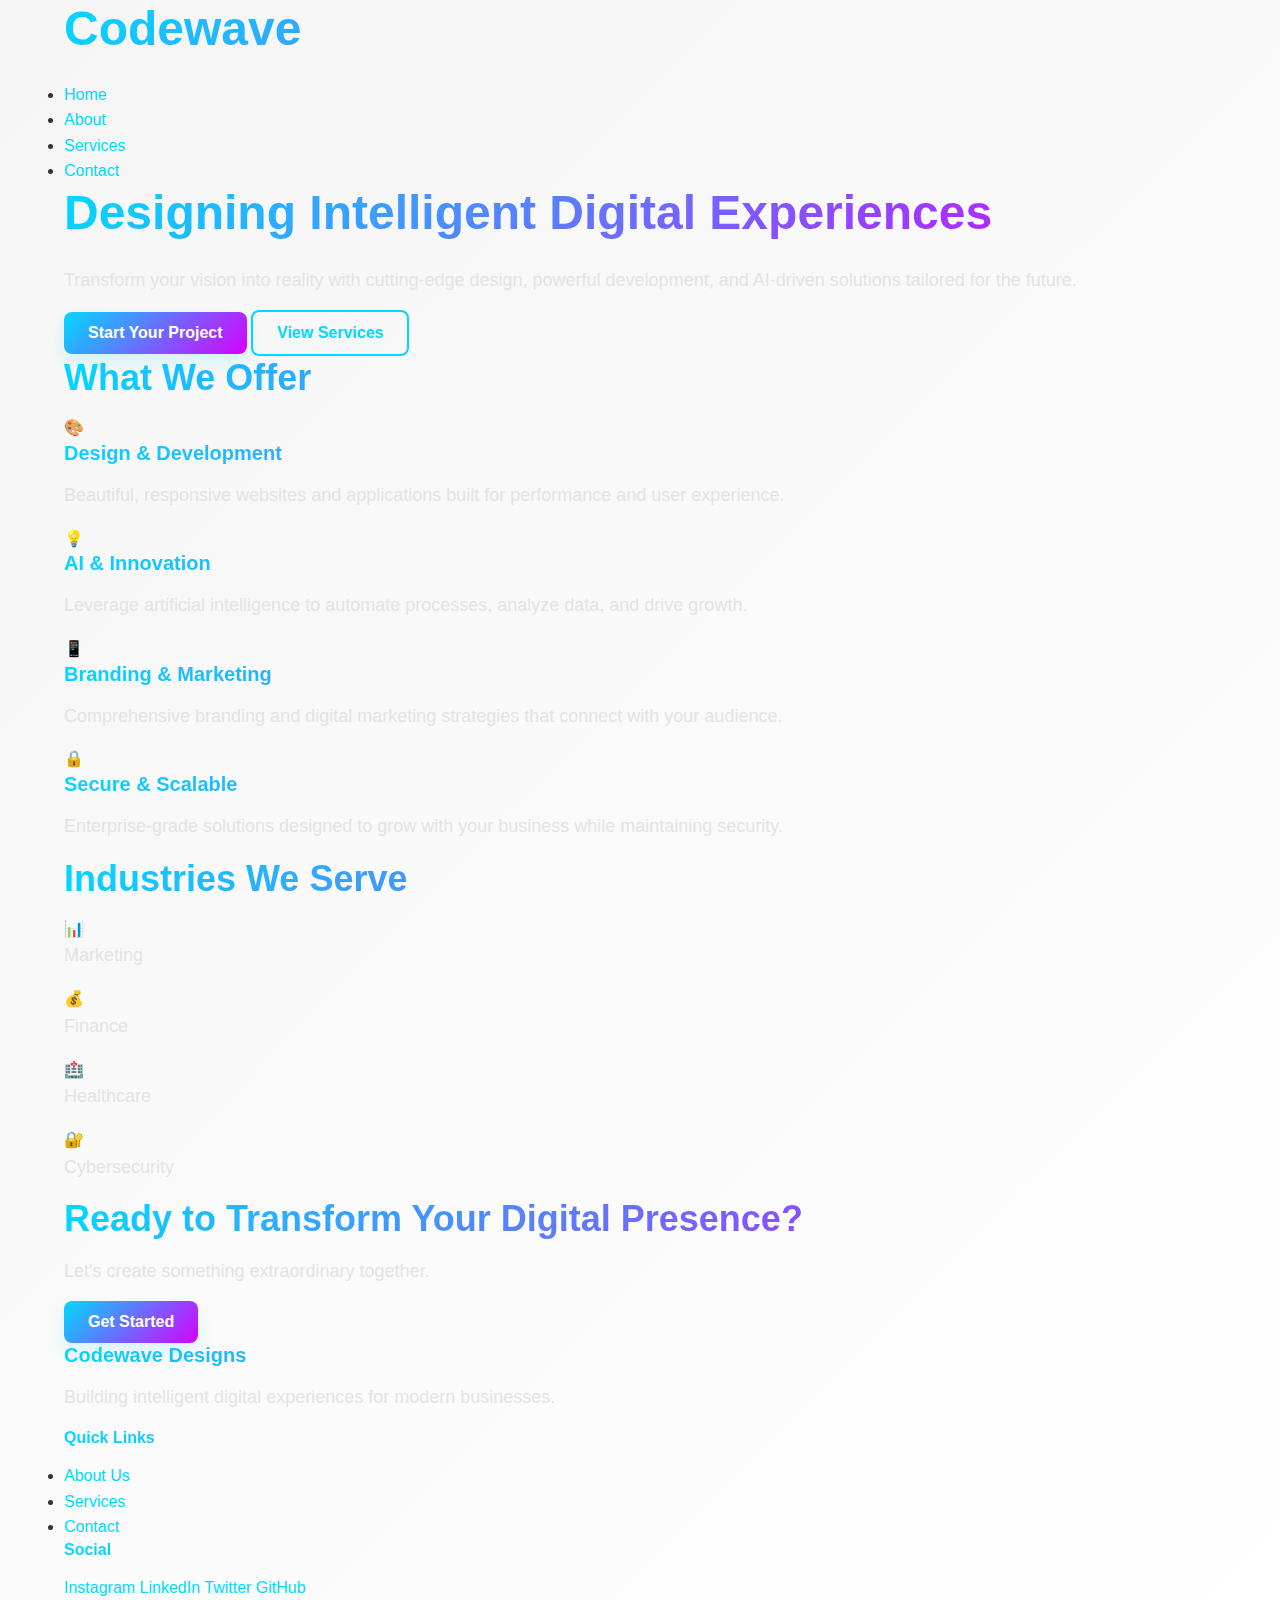
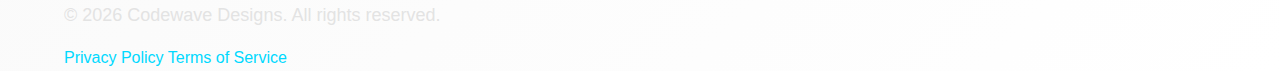
<file: index.html>
<!DOCTYPE html>
<html lang="en">
<head>
    <meta charset="UTF-8">
    <meta name="viewport" content="width=device-width, initial-scale=1.0">
    <meta name="description" content="Codewave Designs - Premium digital design and AI solutions for modern businesses">
    <title>Codewave Designs - Intelligent Digital Experiences</title>
    <link href="https://fonts.googleapis.com/css2?family=Inter:wght@300;400;500;600;700&family=Poppins:wght@600;700;800&display=swap" rel="stylesheet">
    <link rel="stylesheet" href="css/styles.css">
</head>
<body>
    <!-- Navigation -->
    <nav class="navbar">
        <div class="container">
            <div class="nav-brand">
                <h1 class="logo">Codewave</h1>
            </div>
            <ul class="nav-links">
                <li><a href="index.html" class="active">Home</a></li>
                <li><a href="about.html">About</a></li>
                <li><a href="services.html">Services</a></li>
                <li><a href="contact.html">Contact</a></li>
            </ul>
            <div class="hamburger">
                <span></span>
                <span></span>
                <span></span>
            </div>
        </div>
    </nav>

    <!-- Hero Section -->
    <section class="hero">
        <div class="container">
            <div class="hero-content">
                <h1 class="hero-title">Designing Intelligent Digital Experiences</h1>
                <p class="hero-subtitle">Transform your vision into reality with cutting-edge design, powerful development, and AI-driven solutions tailored for the future.</p>
                <div class="hero-ctas">
                    <a href="enquiry.html" class="btn btn-primary">Start Your Project</a>
                    <a href="services.html" class="btn btn-secondary">View Services</a>
                </div>
            </div>
            <div class="hero-accent"></div>
        </div>
    </section>

    <!-- Services Overview -->
    <section class="services-overview">
        <div class="container">
            <h2 class="section-title">What We Offer</h2>
            <div class="services-grid">
                <div class="service-card">
                    <div class="service-icon">🎨</div>
                    <h3>Design & Development</h3>
                    <p>Beautiful, responsive websites and applications built for performance and user experience.</p>
                </div>
                <div class="service-card">
                    <div class="service-icon">💡</div>
                    <h3>AI & Innovation</h3>
                    <p>Leverage artificial intelligence to automate processes, analyze data, and drive growth.</p>
                </div>
                <div class="service-card">
                    <div class="service-icon">📱</div>
                    <h3>Branding & Marketing</h3>
                    <p>Comprehensive branding and digital marketing strategies that connect with your audience.</p>
                </div>
                <div class="service-card">
                    <div class="service-icon">🔒</div>
                    <h3>Secure & Scalable</h3>
                    <p>Enterprise-grade solutions designed to grow with your business while maintaining security.</p>
                </div>
            </div>
        </div>
    </section>

    <!-- Industries -->
    <section class="industries">
        <div class="container">
            <h2 class="section-title">Industries We Serve</h2>
            <div class="industries-grid">
                <div class="industry-item">
                    <span class="industry-icon">📊</span>
                    <p>Marketing</p>
                </div>
                <div class="industry-item">
                    <span class="industry-icon">💰</span>
                    <p>Finance</p>
                </div>
                <div class="industry-item">
                    <span class="industry-icon">🏥</span>
                    <p>Healthcare</p>
                </div>
                <div class="industry-item">
                    <span class="industry-icon">🔐</span>
                    <p>Cybersecurity</p>
                </div>
            </div>
        </div>
    </section>

    <!-- CTA Section -->
    <section class="cta-section">
        <div class="container">
            <h2>Ready to Transform Your Digital Presence?</h2>
            <p>Let's create something extraordinary together.</p>
            <a href="enquiry.html" class="btn btn-primary">Get Started</a>
        </div>
    </section>

    <!-- Footer -->
    <footer class="footer">
        <div class="container">
            <div class="footer-content">
                <div class="footer-section">
                    <h3>Codewave Designs</h3>
                    <p>Building intelligent digital experiences for modern businesses.</p>
                </div>
                <div class="footer-section">
                    <h4>Quick Links</h4>
                    <ul>
                        <li><a href="about.html">About Us</a></li>
                        <li><a href="services.html">Services</a></li>
                        <li><a href="contact.html">Contact</a></li>
                    </ul>
                </div>
                <div class="footer-section">
                    <h4>Social</h4>
                    <div class="social-links">
                        <a href="#" aria-label="Instagram">Instagram</a>
                        <a href="#" aria-label="LinkedIn">LinkedIn</a>
                        <a href="#" aria-label="Twitter">Twitter</a>
                        <a href="#" aria-label="GitHub">GitHub</a>
                    </div>
                </div>
            </div>
            <div class="footer-bottom">
                <p>&copy; 2026 Codewave Designs. All rights reserved.</p>
                <div class="footer-legal">
                    <a href="#">Privacy Policy</a>
                    <a href="#">Terms of Service</a>
                </div>
            </div>
        </div>
    </footer>

    <script src="js/script.js"></script>
</body>
</html>
</file>
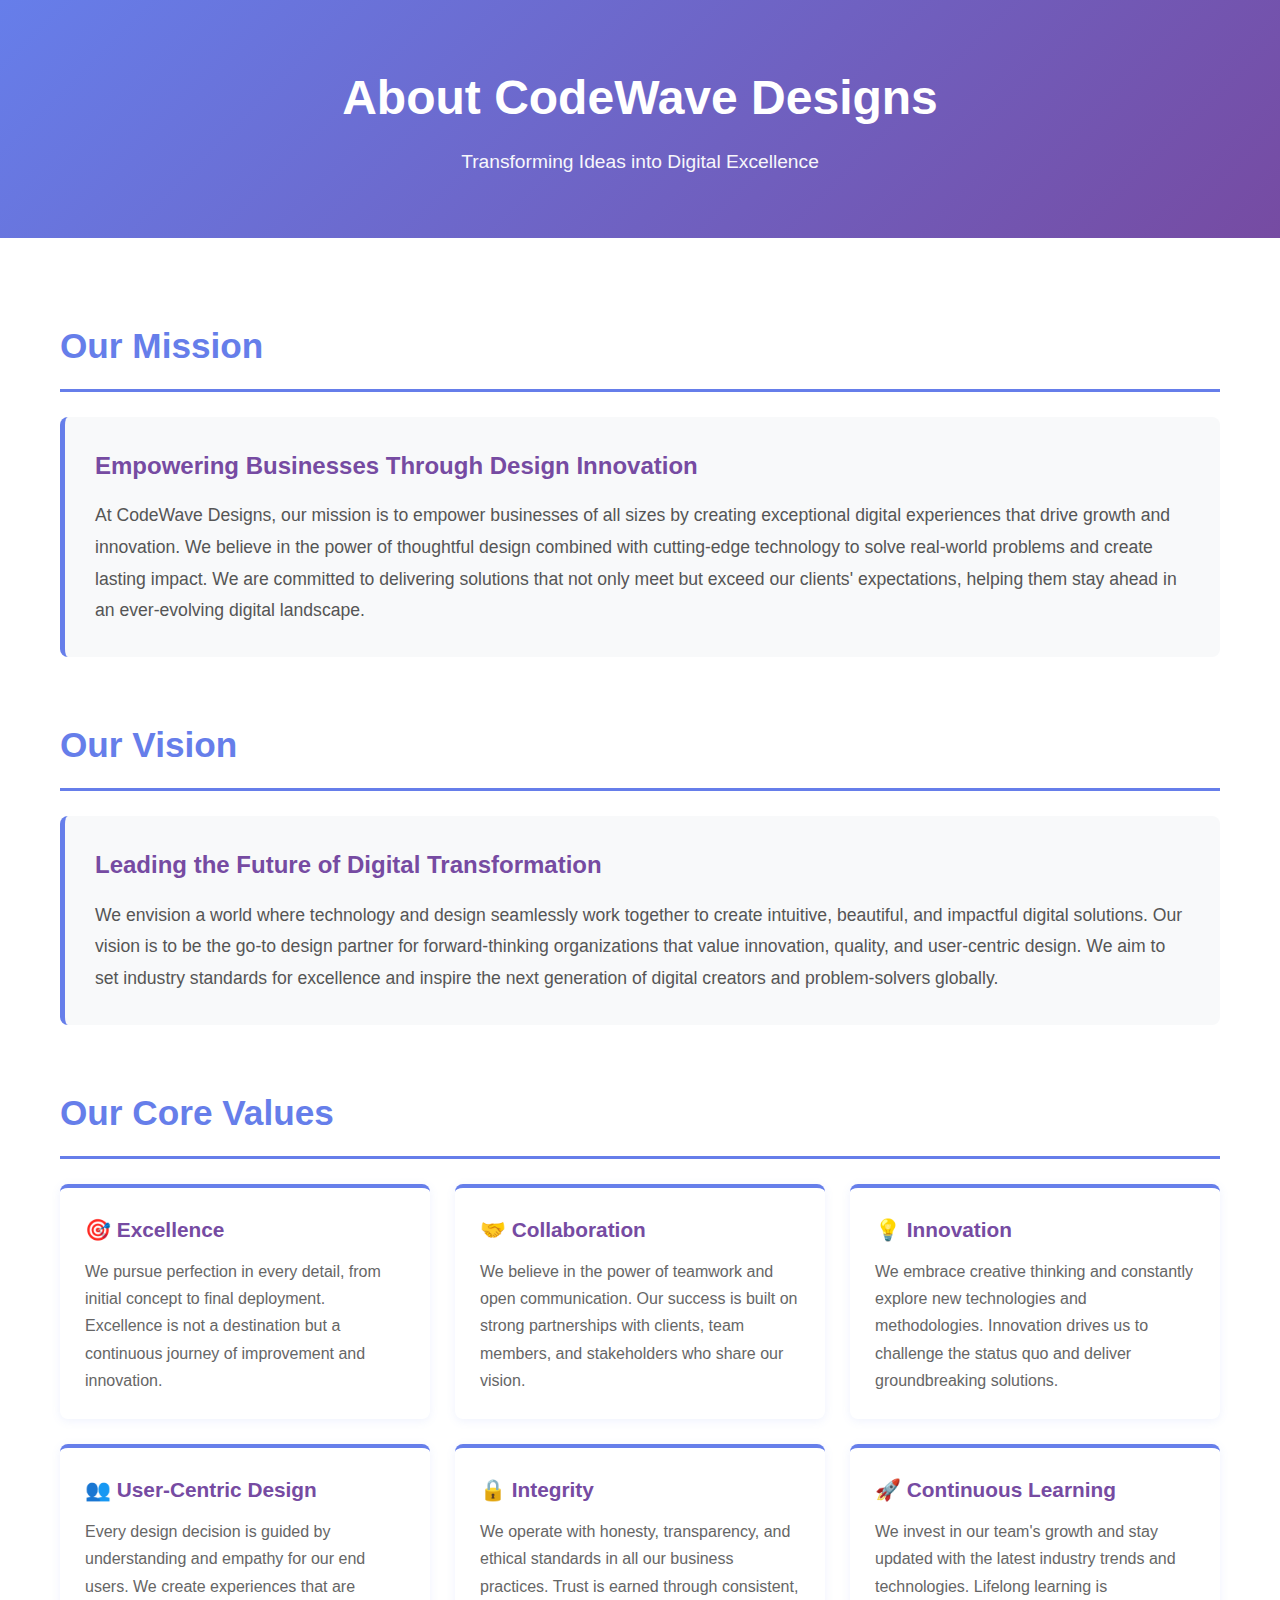
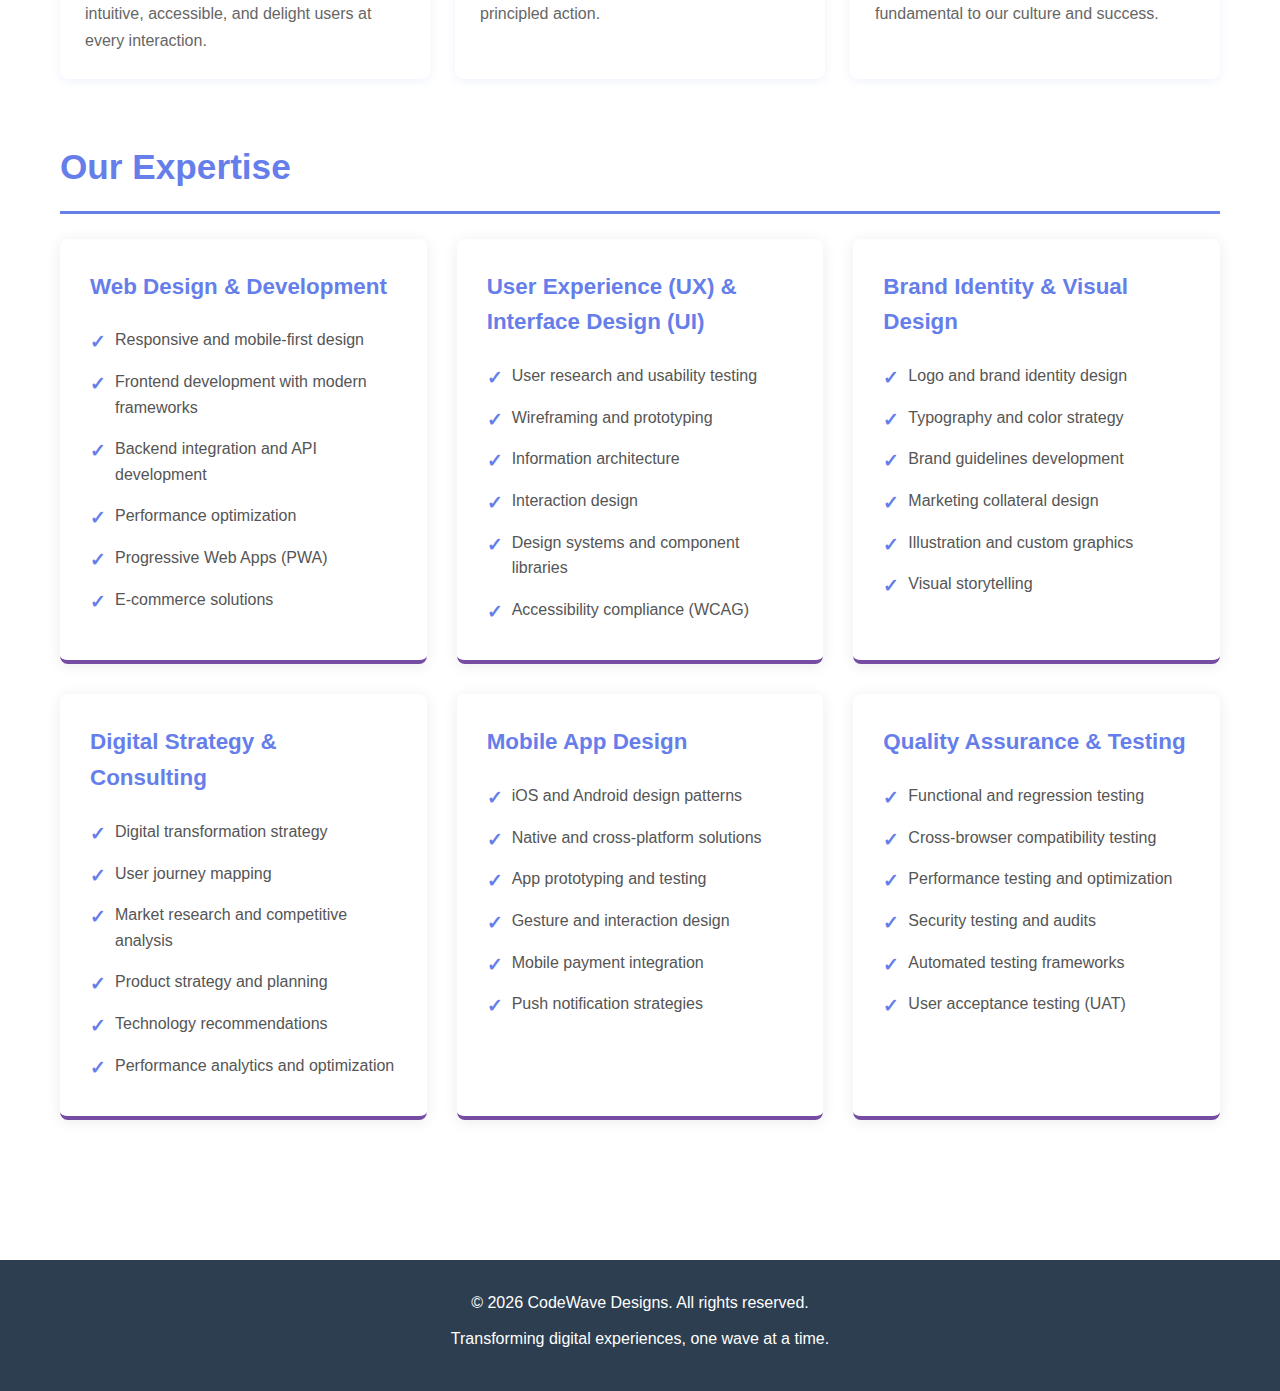
<file: about.html>
<!DOCTYPE html>
<html lang="en">
<head>
    <meta charset="UTF-8">
    <meta name="viewport" content="width=device-width, initial-scale=1.0">
    <title>About Us - CodeWave Designs</title>
    <style>
        * {
            margin: 0;
            padding: 0;
            box-sizing: border-box;
        }
        
        body {
            font-family: 'Segoe UI', Tahoma, Geneva, Verdana, sans-serif;
            line-height: 1.6;
            color: #333;
        }
        
        header {
            background: linear-gradient(135deg, #667eea 0%, #764ba2 100%);
            color: white;
            padding: 60px 20px;
            text-align: center;
        }
        
        header h1 {
            font-size: 3em;
            margin-bottom: 10px;
        }
        
        header p {
            font-size: 1.2em;
            opacity: 0.95;
        }
        
        .container {
            max-width: 1200px;
            margin: 0 auto;
            padding: 20px;
        }
        
        section {
            margin: 60px 0;
        }
        
        section h2 {
            font-size: 2.2em;
            color: #667eea;
            margin-bottom: 25px;
            border-bottom: 3px solid #667eea;
            padding-bottom: 15px;
        }
        
        .mission, .vision, .values {
            background: #f8f9fa;
            padding: 30px;
            border-radius: 8px;
            margin-bottom: 30px;
            border-left: 5px solid #667eea;
        }
        
        .mission h3, .vision h3 {
            font-size: 1.5em;
            color: #764ba2;
            margin-bottom: 15px;
        }
        
        .mission p, .vision p {
            font-size: 1.1em;
            line-height: 1.8;
            color: #555;
        }
        
        .values-grid {
            display: grid;
            grid-template-columns: repeat(auto-fit, minmax(280px, 1fr));
            gap: 25px;
            margin-bottom: 30px;
        }
        
        .value-card {
            background: white;
            padding: 25px;
            border-radius: 8px;
            box-shadow: 0 2px 10px rgba(102, 126, 234, 0.1);
            border-top: 4px solid #667eea;
            transition: transform 0.3s ease, box-shadow 0.3s ease;
        }
        
        .value-card:hover {
            transform: translateY(-5px);
            box-shadow: 0 5px 20px rgba(102, 126, 234, 0.2);
        }
        
        .value-card h4 {
            font-size: 1.3em;
            color: #764ba2;
            margin-bottom: 12px;
        }
        
        .value-card p {
            color: #666;
            line-height: 1.7;
        }
        
        .expertise-grid {
            display: grid;
            grid-template-columns: repeat(auto-fit, minmax(300px, 1fr));
            gap: 30px;
        }
        
        .expertise-item {
            background: white;
            padding: 30px;
            border-radius: 8px;
            box-shadow: 0 2px 15px rgba(0, 0, 0, 0.08);
            border-bottom: 4px solid #764ba2;
        }
        
        .expertise-item h3 {
            font-size: 1.4em;
            color: #667eea;
            margin-bottom: 15px;
        }
        
        .expertise-item ul {
            list-style: none;
            margin-left: 0;
        }
        
        .expertise-item li {
            padding: 8px 0;
            padding-left: 25px;
            position: relative;
            color: #555;
        }
        
        .expertise-item li:before {
            content: "✓";
            position: absolute;
            left: 0;
            color: #667eea;
            font-weight: bold;
            font-size: 1.2em;
        }
        
        footer {
            background: #2c3e50;
            color: white;
            text-align: center;
            padding: 30px 20px;
            margin-top: 60px;
        }
        
        footer p {
            margin-bottom: 10px;
        }
        
        @media (max-width: 768px) {
            header h1 {
                font-size: 2em;
            }
            
            section h2 {
                font-size: 1.8em;
            }
            
            .values-grid, .expertise-grid {
                grid-template-columns: 1fr;
            }
        }
    </style>
</head>
<body>
    <header>
        <h1>About CodeWave Designs</h1>
        <p>Transforming Ideas into Digital Excellence</p>
    </header>
    
    <div class="container">
        <!-- Mission Section -->
        <section class="mission-section">
            <h2>Our Mission</h2>
            <div class="mission">
                <h3>Empowering Businesses Through Design Innovation</h3>
                <p>
                    At CodeWave Designs, our mission is to empower businesses of all sizes by creating exceptional 
                    digital experiences that drive growth and innovation. We believe in the power of thoughtful design 
                    combined with cutting-edge technology to solve real-world problems and create lasting impact. 
                    We are committed to delivering solutions that not only meet but exceed our clients' expectations, 
                    helping them stay ahead in an ever-evolving digital landscape.
                </p>
            </div>
        </section>
        
        <!-- Vision Section -->
        <section class="vision-section">
            <h2>Our Vision</h2>
            <div class="vision">
                <h3>Leading the Future of Digital Transformation</h3>
                <p>
                    We envision a world where technology and design seamlessly work together to create intuitive, 
                    beautiful, and impactful digital solutions. Our vision is to be the go-to design partner for 
                    forward-thinking organizations that value innovation, quality, and user-centric design. 
                    We aim to set industry standards for excellence and inspire the next generation of digital creators 
                    and problem-solvers globally.
                </p>
            </div>
        </section>
        
        <!-- Values Section -->
        <section class="values-section">
            <h2>Our Core Values</h2>
            <div class="values-grid">
                <div class="value-card">
                    <h4>🎯 Excellence</h4>
                    <p>
                        We pursue perfection in every detail, from initial concept to final deployment. 
                        Excellence is not a destination but a continuous journey of improvement and innovation.
                    </p>
                </div>
                
                <div class="value-card">
                    <h4>🤝 Collaboration</h4>
                    <p>
                        We believe in the power of teamwork and open communication. Our success is built on 
                        strong partnerships with clients, team members, and stakeholders who share our vision.
                    </p>
                </div>
                
                <div class="value-card">
                    <h4>💡 Innovation</h4>
                    <p>
                        We embrace creative thinking and constantly explore new technologies and methodologies. 
                        Innovation drives us to challenge the status quo and deliver groundbreaking solutions.
                    </p>
                </div>
                
                <div class="value-card">
                    <h4>👥 User-Centric Design</h4>
                    <p>
                        Every design decision is guided by understanding and empathy for our end users. 
                        We create experiences that are intuitive, accessible, and delight users at every interaction.
                    </p>
                </div>
                
                <div class="value-card">
                    <h4>🔒 Integrity</h4>
                    <p>
                        We operate with honesty, transparency, and ethical standards in all our business practices. 
                        Trust is earned through consistent, principled action.
                    </p>
                </div>
                
                <div class="value-card">
                    <h4>🚀 Continuous Learning</h4>
                    <p>
                        We invest in our team's growth and stay updated with the latest industry trends and technologies. 
                        Lifelong learning is fundamental to our culture and success.
                    </p>
                </div>
            </div>
        </section>
        
        <!-- Expertise Section -->
        <section class="expertise-section">
            <h2>Our Expertise</h2>
            <div class="expertise-grid">
                <div class="expertise-item">
                    <h3>Web Design & Development</h3>
                    <ul>
                        <li>Responsive and mobile-first design</li>
                        <li>Frontend development with modern frameworks</li>
                        <li>Backend integration and API development</li>
                        <li>Performance optimization</li>
                        <li>Progressive Web Apps (PWA)</li>
                        <li>E-commerce solutions</li>
                    </ul>
                </div>
                
                <div class="expertise-item">
                    <h3>User Experience (UX) & Interface Design (UI)</h3>
                    <ul>
                        <li>User research and usability testing</li>
                        <li>Wireframing and prototyping</li>
                        <li>Information architecture</li>
                        <li>Interaction design</li>
                        <li>Design systems and component libraries</li>
                        <li>Accessibility compliance (WCAG)</li>
                    </ul>
                </div>
                
                <div class="expertise-item">
                    <h3>Brand Identity & Visual Design</h3>
                    <ul>
                        <li>Logo and brand identity design</li>
                        <li>Typography and color strategy</li>
                        <li>Brand guidelines development</li>
                        <li>Marketing collateral design</li>
                        <li>Illustration and custom graphics</li>
                        <li>Visual storytelling</li>
                    </ul>
                </div>
                
                <div class="expertise-item">
                    <h3>Digital Strategy & Consulting</h3>
                    <ul>
                        <li>Digital transformation strategy</li>
                        <li>User journey mapping</li>
                        <li>Market research and competitive analysis</li>
                        <li>Product strategy and planning</li>
                        <li>Technology recommendations</li>
                        <li>Performance analytics and optimization</li>
                    </ul>
                </div>
                
                <div class="expertise-item">
                    <h3>Mobile App Design</h3>
                    <ul>
                        <li>iOS and Android design patterns</li>
                        <li>Native and cross-platform solutions</li>
                        <li>App prototyping and testing</li>
                        <li>Gesture and interaction design</li>
                        <li>Mobile payment integration</li>
                        <li>Push notification strategies</li>
                    </ul>
                </div>
                
                <div class="expertise-item">
                    <h3>Quality Assurance & Testing</h3>
                    <ul>
                        <li>Functional and regression testing</li>
                        <li>Cross-browser compatibility testing</li>
                        <li>Performance testing and optimization</li>
                        <li>Security testing and audits</li>
                        <li>Automated testing frameworks</li>
                        <li>User acceptance testing (UAT)</li>
                    </ul>
                </div>
            </div>
        </section>
    </div>
    
    <footer>
        <p>&copy; 2026 CodeWave Designs. All rights reserved.</p>
        <p>Transforming digital experiences, one wave at a time.</p>
    </footer>
</body>
</html>
</file>
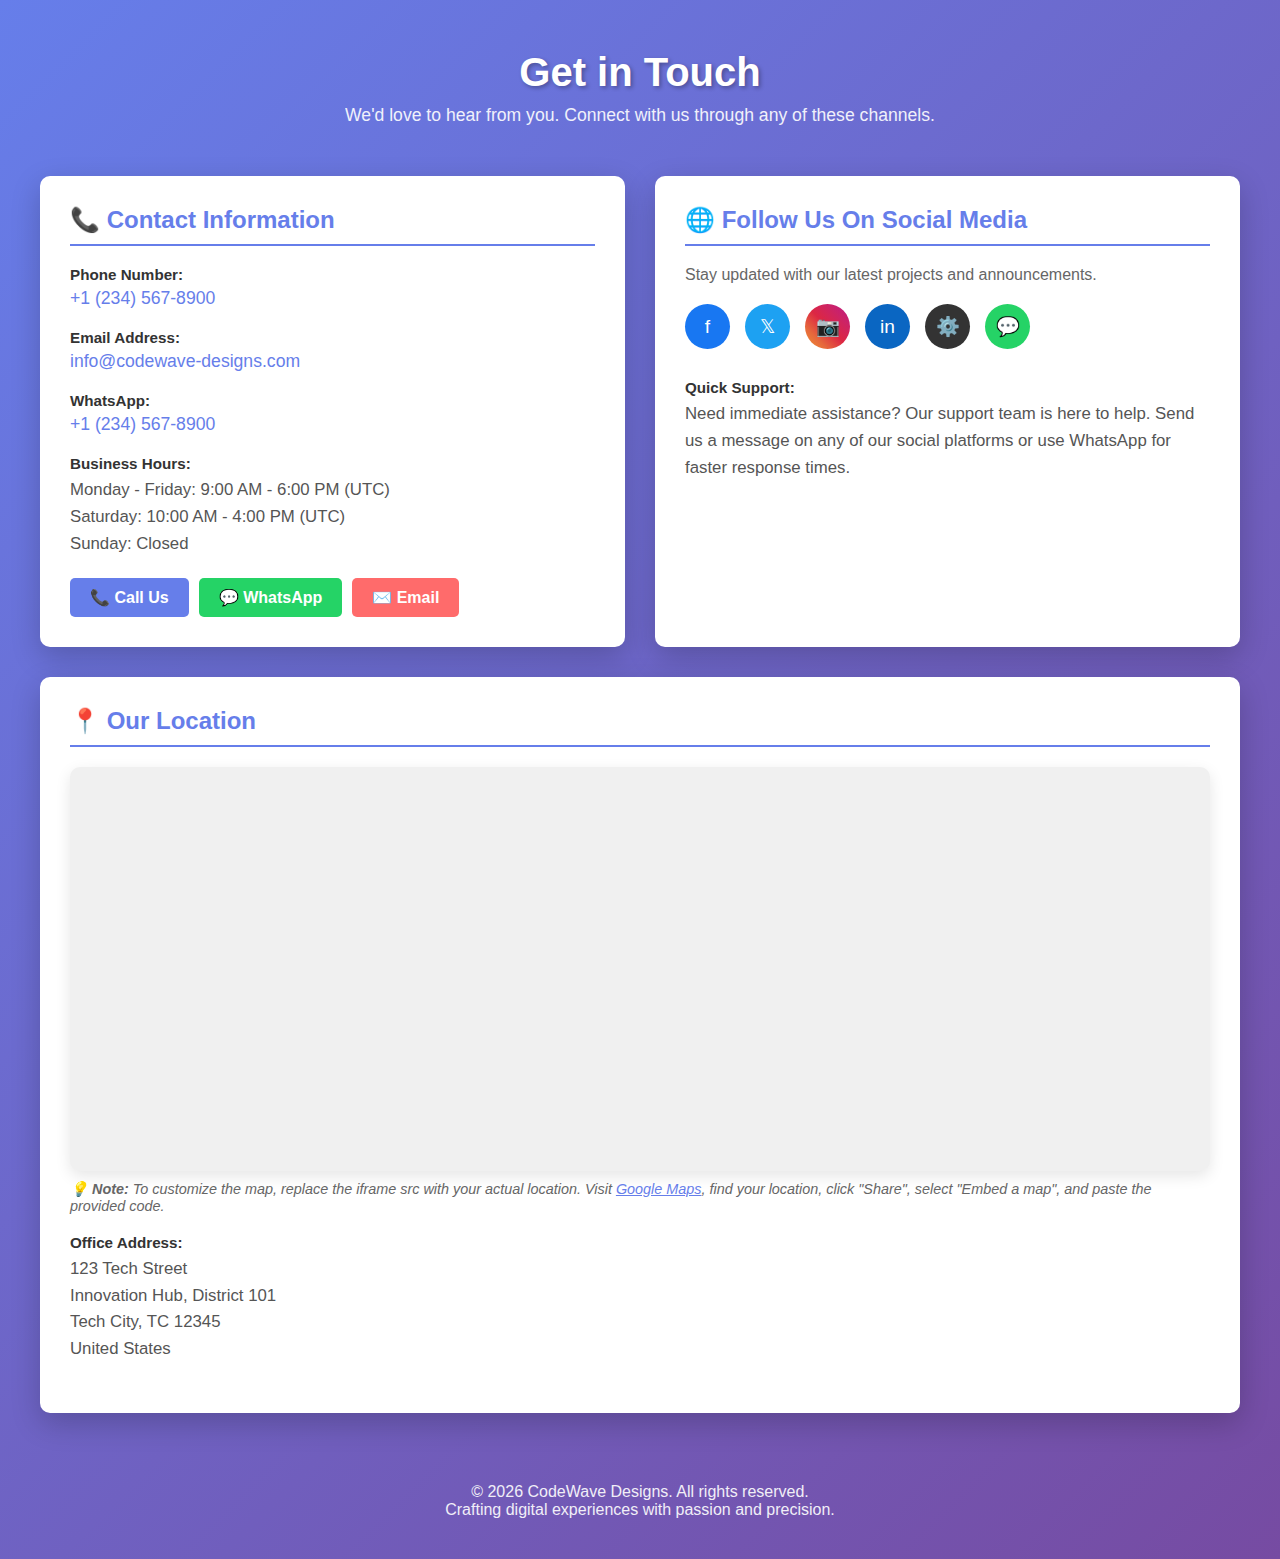
<file: contact.html>
<!DOCTYPE html>
<html lang="en">
<head>
    <meta charset="UTF-8">
    <meta name="viewport" content="width=device-width, initial-scale=1.0">
    <title>Contact Us - CodeWave Designs</title>
    <style>
        * {
            margin: 0;
            padding: 0;
            box-sizing: border-box;
        }

        body {
            font-family: 'Segoe UI', Tahoma, Geneva, Verdana, sans-serif;
            background: linear-gradient(135deg, #667eea 0%, #764ba2 100%);
            min-height: 100vh;
            padding: 20px;
        }

        .container {
            max-width: 1200px;
            margin: 0 auto;
        }

        header {
            text-align: center;
            color: white;
            margin-bottom: 50px;
            padding-top: 30px;
        }

        header h1 {
            font-size: 2.5em;
            margin-bottom: 10px;
            text-shadow: 2px 2px 4px rgba(0,0,0,0.3);
        }

        header p {
            font-size: 1.1em;
            opacity: 0.9;
        }

        .contact-wrapper {
            display: grid;
            grid-template-columns: 1fr 1fr;
            gap: 30px;
            margin-bottom: 40px;
        }

        .contact-card {
            background: white;
            border-radius: 10px;
            padding: 30px;
            box-shadow: 0 10px 30px rgba(0,0,0,0.2);
            transition: transform 0.3s ease, box-shadow 0.3s ease;
        }

        .contact-card:hover {
            transform: translateY(-5px);
            box-shadow: 0 15px 40px rgba(0,0,0,0.3);
        }

        .contact-card h2 {
            color: #667eea;
            margin-bottom: 20px;
            font-size: 1.5em;
            border-bottom: 2px solid #667eea;
            padding-bottom: 10px;
        }

        .contact-info {
            margin-bottom: 20px;
        }

        .contact-info label {
            display: block;
            color: #333;
            font-weight: 600;
            margin-bottom: 5px;
            font-size: 0.95em;
        }

        .contact-info a {
            display: inline-block;
            color: #667eea;
            text-decoration: none;
            font-size: 1.1em;
            transition: color 0.3s ease;
            word-break: break-all;
        }

        .contact-info a:hover {
            color: #764ba2;
            text-decoration: underline;
        }

        .contact-info p {
            color: #555;
            font-size: 1.05em;
            line-height: 1.6;
        }

        .social-links {
            display: flex;
            gap: 15px;
            margin-top: 20px;
            flex-wrap: wrap;
        }

        .social-icon {
            display: inline-flex;
            align-items: center;
            justify-content: center;
            width: 45px;
            height: 45px;
            border-radius: 50%;
            background: #667eea;
            color: white;
            text-decoration: none;
            font-size: 1.2em;
            transition: background 0.3s ease, transform 0.3s ease;
        }

        .social-icon:hover {
            background: #764ba2;
            transform: scale(1.1);
        }

        .social-icon.facebook {
            background: #1877f2;
        }

        .social-icon.facebook:hover {
            background: #165ec9;
        }

        .social-icon.twitter {
            background: #1da1f2;
        }

        .social-icon.twitter:hover {
            background: #1a8cd8;
        }

        .social-icon.instagram {
            background: linear-gradient(45deg, #f09433 0%, #e6683c 25%, #dc2743 50%, #cc2366 75%, #bc1888 100%);
        }

        .social-icon.instagram:hover {
            filter: brightness(0.9);
        }

        .social-icon.linkedin {
            background: #0a66c2;
        }

        .social-icon.linkedin:hover {
            background: #084b94;
        }

        .social-icon.github {
            background: #333;
        }

        .social-icon.github:hover {
            background: #000;
        }

        .social-icon.whatsapp {
            background: #25d366;
        }

        .social-icon.whatsapp:hover {
            background: #20ba5f;
        }

        .map-section {
            background: white;
            border-radius: 10px;
            padding: 30px;
            box-shadow: 0 10px 30px rgba(0,0,0,0.2);
            grid-column: 1 / -1;
        }

        .map-section h2 {
            color: #667eea;
            margin-bottom: 20px;
            font-size: 1.5em;
            border-bottom: 2px solid #667eea;
            padding-bottom: 10px;
        }

        .map-container {
            border-radius: 10px;
            overflow: hidden;
            box-shadow: 0 5px 15px rgba(0,0,0,0.1);
            background: #f0f0f0;
            min-height: 400px;
        }

        .map-container iframe {
            width: 100%;
            height: 400px;
            border: none;
        }

        .map-note {
            color: #666;
            font-style: italic;
            margin-top: 10px;
            font-size: 0.9em;
        }

        @media (max-width: 768px) {
            .contact-wrapper {
                grid-template-columns: 1fr;
            }

            header h1 {
                font-size: 2em;
            }

            .contact-card {
                padding: 20px;
            }

            .map-container iframe {
                height: 300px;
            }
        }

        .button-group {
            display: flex;
            gap: 10px;
            margin-top: 20px;
            flex-wrap: wrap;
        }

        .btn {
            display: inline-flex;
            align-items: center;
            gap: 8px;
            padding: 10px 20px;
            border-radius: 5px;
            text-decoration: none;
            font-weight: 600;
            transition: all 0.3s ease;
            border: none;
            cursor: pointer;
        }

        .btn-call {
            background: #667eea;
            color: white;
        }

        .btn-call:hover {
            background: #764ba2;
        }

        .btn-whatsapp {
            background: #25d366;
            color: white;
        }

        .btn-whatsapp:hover {
            background: #20ba5f;
        }

        .btn-email {
            background: #ff6b6b;
            color: white;
        }

        .btn-email:hover {
            background: #ff5252;
        }

        footer {
            text-align: center;
            color: white;
            margin-top: 50px;
            padding: 20px;
            opacity: 0.9;
        }
    </style>
</head>
<body>
    <div class="container">
        <header>
            <h1>Get in Touch</h1>
            <p>We'd love to hear from you. Connect with us through any of these channels.</p>
        </header>

        <div class="contact-wrapper">
            <!-- Contact Information Card -->
            <div class="contact-card">
                <h2>📞 Contact Information</h2>
                
                <div class="contact-info">
                    <label>Phone Number:</label>
                    <a href="tel:+1234567890">+1 (234) 567-8900</a>
                </div>

                <div class="contact-info">
                    <label>Email Address:</label>
                    <a href="mailto:info@codewave-designs.com">info@codewave-designs.com</a>
                </div>

                <div class="contact-info">
                    <label>WhatsApp:</label>
                    <a href="https://wa.me/1234567890?text=Hello%20CodeWave%20Designs" target="_blank">+1 (234) 567-8900</a>
                </div>

                <div class="contact-info">
                    <label>Business Hours:</label>
                    <p>Monday - Friday: 9:00 AM - 6:00 PM (UTC)</p>
                    <p>Saturday: 10:00 AM - 4:00 PM (UTC)</p>
                    <p>Sunday: Closed</p>
                </div>

                <div class="button-group">
                    <a href="tel:+1234567890" class="btn btn-call">📞 Call Us</a>
                    <a href="https://wa.me/1234567890?text=Hello%20CodeWave%20Designs" target="_blank" class="btn btn-whatsapp">💬 WhatsApp</a>
                    <a href="mailto:info@codewave-designs.com" class="btn btn-email">✉️ Email</a>
                </div>
            </div>

            <!-- Social Media Links Card -->
            <div class="contact-card">
                <h2>🌐 Follow Us On Social Media</h2>
                
                <p style="color: #666; margin-bottom: 20px;">Stay updated with our latest projects and announcements.</p>

                <div class="social-links">
                    <a href="https://facebook.com/codewave-designs" target="_blank" class="social-icon facebook" title="Facebook">
                        f
                    </a>
                    <a href="https://twitter.com/codewave_designs" target="_blank" class="social-icon twitter" title="Twitter">
                        𝕏
                    </a>
                    <a href="https://instagram.com/codewave_designs" target="_blank" class="social-icon instagram" title="Instagram">
                        📷
                    </a>
                    <a href="https://linkedin.com/company/codewave-designs" target="_blank" class="social-icon linkedin" title="LinkedIn">
                        in
                    </a>
                    <a href="https://github.com/codewave-designs" target="_blank" class="social-icon github" title="GitHub">
                        ⚙️
                    </a>
                    <a href="https://wa.me/1234567890?text=Hello%20CodeWave%20Designs" target="_blank" class="social-icon whatsapp" title="WhatsApp">
                        💬
                    </a>
                </div>

                <div class="contact-info" style="margin-top: 30px;">
                    <label>Quick Support:</label>
                    <p>Need immediate assistance? Our support team is here to help. Send us a message on any of our social platforms or use WhatsApp for faster response times.</p>
                </div>
            </div>

            <!-- Google Map Section -->
            <div class="map-section">
                <h2>📍 Our Location</h2>
                
                <div class="map-container">
                    <!-- Replace the coordinates and map details with your actual location -->
                    <iframe src="https://www.google.com/maps/embed?pb=!1m18!1m12!1m3!1d3024.1234567890!2d-74.0060!3d40.7128!2m3!1f0!2f0!3f0!3m2!1i1024!2i768!4f13.1!3m3!1m2!1s0x89c25a2d7f3c1d23%3A0x1234567890abcdef!2sCodeWave%20Designs!5e0!3m2!1sen!2sus!4v1234567890123" allowfullscreen="" loading="lazy" referrerpolicy="no-referrer-when-downgrade"></iframe>
                </div>
                
                <p class="map-note">
                    💡 <strong>Note:</strong> To customize the map, replace the iframe src with your actual location. Visit <a href="https://www.google.com/maps" target="_blank" style="color: #667eea; text-decoration: underline;">Google Maps</a>, find your location, click "Share", select "Embed a map", and paste the provided code.
                </p>

                <div class="contact-info" style="margin-top: 20px;">
                    <label>Office Address:</label>
                    <p>123 Tech Street<br>Innovation Hub, District 101<br>Tech City, TC 12345<br>United States</p>
                </div>
            </div>
        </div>

        <footer>
            <p>&copy; 2026 CodeWave Designs. All rights reserved.</p>
            <p>Crafting digital experiences with passion and precision.</p>
        </footer>
    </div>
</body>
</html>
</file>
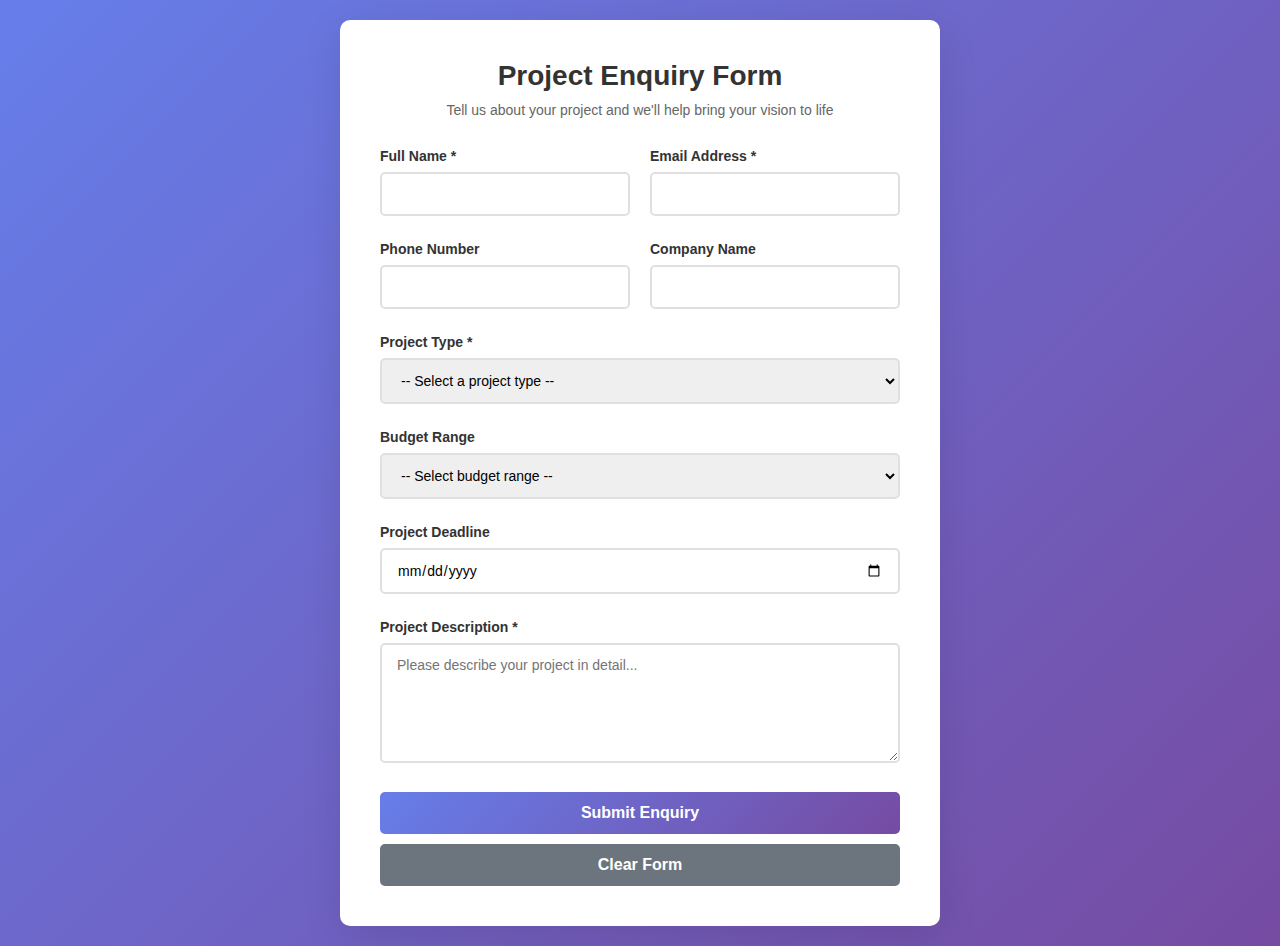
<file: enquiry.html>
<!DOCTYPE html>
<html lang="en">
<head>
    <meta charset="UTF-8">
    <meta name="viewport" content="width=device-width, initial-scale=1.0">
    <title>Project Enquiry Form - CodeWave Designs</title>
    <style>
        * {
            margin: 0;
            padding: 0;
            box-sizing: border-box;
        }

        body {
            font-family: 'Segoe UI', Tahoma, Geneva, Verdana, sans-serif;
            background: linear-gradient(135deg, #667eea 0%, #764ba2 100%);
            min-height: 100vh;
            display: flex;
            align-items: center;
            justify-content: center;
            padding: 20px;
        }

        .container {
            background: white;
            border-radius: 10px;
            box-shadow: 0 10px 40px rgba(0, 0, 0, 0.1);
            max-width: 600px;
            width: 100%;
            padding: 40px;
        }

        .header {
            text-align: center;
            margin-bottom: 30px;
        }

        .header h1 {
            color: #333;
            font-size: 28px;
            margin-bottom: 10px;
        }

        .header p {
            color: #666;
            font-size: 14px;
        }

        .form-group {
            margin-bottom: 25px;
        }

        label {
            display: block;
            color: #333;
            font-weight: 600;
            margin-bottom: 8px;
            font-size: 14px;
        }

        input[type="text"],
        input[type="email"],
        input[type="tel"],
        input[type="date"],
        select,
        textarea {
            width: 100%;
            padding: 12px 15px;
            border: 2px solid #e0e0e0;
            border-radius: 5px;
            font-family: 'Segoe UI', Tahoma, Geneva, Verdana, sans-serif;
            font-size: 14px;
            transition: border-color 0.3s ease;
        }

        input[type="text"]:focus,
        input[type="email"]:focus,
        input[type="tel"]:focus,
        input[type="date"]:focus,
        select:focus,
        textarea:focus {
            outline: none;
            border-color: #667eea;
            box-shadow: 0 0 0 3px rgba(102, 126, 234, 0.1);
        }

        textarea {
            resize: vertical;
            min-height: 120px;
        }

        .form-row {
            display: grid;
            grid-template-columns: 1fr 1fr;
            gap: 20px;
        }

        @media (max-width: 600px) {
            .form-row {
                grid-template-columns: 1fr;
            }
        }

        .error {
            color: #e74c3c;
            font-size: 12px;
            margin-top: 5px;
            display: none;
        }

        input.invalid,
        textarea.invalid,
        select.invalid {
            border-color: #e74c3c;
        }

        .error.show {
            display: block;
        }

        button {
            width: 100%;
            padding: 12px;
            background: linear-gradient(135deg, #667eea 0%, #764ba2 100%);
            color: white;
            border: none;
            border-radius: 5px;
            font-size: 16px;
            font-weight: 600;
            cursor: pointer;
            transition: transform 0.2s ease, box-shadow 0.2s ease;
        }

        button:hover {
            transform: translateY(-2px);
            box-shadow: 0 10px 20px rgba(102, 126, 234, 0.3);
        }

        button:active {
            transform: translateY(0);
        }

        button:disabled {
            opacity: 0.7;
            cursor: not-allowed;
        }

        /* Success Message Styles */
        .success-message {
            display: none;
            padding: 20px;
            background: #d4edda;
            border: 2px solid #28a745;
            border-radius: 5px;
            margin-bottom: 20px;
            text-align: center;
            animation: slideDown 0.3s ease;
        }

        .success-message.show {
            display: block;
        }

        .success-message h2 {
            color: #155724;
            font-size: 20px;
            margin-bottom: 10px;
        }

        .success-message p {
            color: #155724;
            font-size: 14px;
        }

        .success-icon {
            font-size: 40px;
            margin-bottom: 10px;
        }

        @keyframes slideDown {
            from {
                opacity: 0;
                transform: translateY(-10px);
            }
            to {
                opacity: 1;
                transform: translateY(0);
            }
        }

        .form-wrapper {
            display: block;
        }

        .form-wrapper.hide {
            display: none;
        }

        .reset-btn {
            background: #6c757d;
            margin-top: 10px;
        }

        .reset-btn:hover {
            box-shadow: 0 10px 20px rgba(108, 117, 125, 0.3);
        }
    </style>
</head>
<body>
    <div class="container">
        <div class="success-message" id="successMessage">
            <div class="success-icon">✓</div>
            <h2>Thank You!</h2>
            <p>Your enquiry has been submitted successfully. We'll get back to you shortly.</p>
        </div>

        <div class="form-wrapper" id="formWrapper">
            <div class="header">
                <h1>Project Enquiry Form</h1>
                <p>Tell us about your project and we'll help bring your vision to life</p>
            </div>

            <form id="enquiryForm" novalidate>
                <div class="form-row">
                    <div class="form-group">
                        <label for="fullName">Full Name *</label>
                        <input type="text" id="fullName" name="fullName" required>
                        <div class="error" id="fullNameError"></div>
                    </div>
                    <div class="form-group">
                        <label for="email">Email Address *</label>
                        <input type="email" id="email" name="email" required>
                        <div class="error" id="emailError"></div>
                    </div>
                </div>

                <div class="form-row">
                    <div class="form-group">
                        <label for="phone">Phone Number</label>
                        <input type="tel" id="phone" name="phone">
                        <div class="error" id="phoneError"></div>
                    </div>
                    <div class="form-group">
                        <label for="company">Company Name</label>
                        <input type="text" id="company" name="company">
                    </div>
                </div>

                <div class="form-group">
                    <label for="projectType">Project Type *</label>
                    <select id="projectType" name="projectType" required>
                        <option value="">-- Select a project type --</option>
                        <option value="web-design">Web Design</option>
                        <option value="web-development">Web Development</option>
                        <option value="mobile-app">Mobile App Development</option>
                        <option value="graphic-design">Graphic Design</option>
                        <option value="branding">Branding</option>
                        <option value="ui-ux">UI/UX Design</option>
                        <option value="other">Other</option>
                    </select>
                    <div class="error" id="projectTypeError"></div>
                </div>

                <div class="form-group">
                    <label for="budget">Budget Range</label>
                    <select id="budget" name="budget">
                        <option value="">-- Select budget range --</option>
                        <option value="under-5k">Under $5,000</option>
                        <option value="5k-10k">$5,000 - $10,000</option>
                        <option value="10k-25k">$10,000 - $25,000</option>
                        <option value="25k-50k">$25,000 - $50,000</option>
                        <option value="above-50k">Above $50,000</option>
                    </select>
                </div>

                <div class="form-group">
                    <label for="projectDeadline">Project Deadline</label>
                    <input type="date" id="projectDeadline" name="projectDeadline">
                    <div class="error" id="deadlineError"></div>
                </div>

                <div class="form-group">
                    <label for="projectDescription">Project Description *</label>
                    <textarea id="projectDescription" name="projectDescription" placeholder="Please describe your project in detail..." required></textarea>
                    <div class="error" id="descriptionError"></div>
                </div>

                <button type="submit">Submit Enquiry</button>
                <button type="reset" class="reset-btn">Clear Form</button>
            </form>
        </div>
    </div>

    <script>
        const form = document.getElementById('enquiryForm');
        const successMessage = document.getElementById('successMessage');
        const formWrapper = document.getElementById('formWrapper');

        // Validation rules
        const validationRules = {
            fullName: {
                required: true,
                minLength: 2,
                pattern: /^[a-zA-Z\s]*$/,
                errorMessages: {
                    required: 'Full name is required',
                    minLength: 'Full name must be at least 2 characters',
                    pattern: 'Full name should only contain letters and spaces'
                }
            },
            email: {
                required: true,
                pattern: /^[^\s@]+@[^\s@]+\.[^\s@]+$/,
                errorMessages: {
                    required: 'Email address is required',
                    pattern: 'Please enter a valid email address'
                }
            },
            phone: {
                pattern: /^[\d\s\-\+\(\)]*$/,
                minLength: 10,
                errorMessages: {
                    pattern: 'Please enter a valid phone number',
                    minLength: 'Phone number must be at least 10 digits'
                }
            },
            projectType: {
                required: true,
                errorMessages: {
                    required: 'Please select a project type'
                }
            },
            projectDeadline: {
                customValidator: validateDeadline,
                errorMessages: {
                    customValidator: 'Project deadline must be in the future'
                }
            },
            projectDescription: {
                required: true,
                minLength: 10,
                errorMessages: {
                    required: 'Project description is required',
                    minLength: 'Project description must be at least 10 characters'
                }
            }
        };

        // Custom validator for deadline
        function validateDeadline(value) {
            if (!value) return true; // Not required
            const selectedDate = new Date(value);
            const today = new Date();
            today.setHours(0, 0, 0, 0);
            return selectedDate >= today;
        }

        // Validate individual field
        function validateField(fieldName) {
            const field = document.getElementById(fieldName);
            const errorElement = document.getElementById(fieldName + 'Error');
            const rules = validationRules[fieldName];
            let isValid = true;
            let errorMessage = '';

            if (!rules) return true;

            const value = field.value.trim();

            // Check required
            if (rules.required && !value) {
                isValid = false;
                errorMessage = rules.errorMessages.required;
            }
            // Check minimum length
            else if (rules.minLength && value && value.length < rules.minLength) {
                isValid = false;
                errorMessage = rules.errorMessages.minLength;
            }
            // Check pattern
            else if (rules.pattern && value && !rules.pattern.test(value)) {
                isValid = false;
                errorMessage = rules.errorMessages.pattern;
            }
            // Check custom validator
            else if (rules.customValidator && !rules.customValidator(value)) {
                isValid = false;
                errorMessage = rules.errorMessages.customValidator;
            }

            // Update UI
            if (isValid) {
                field.classList.remove('invalid');
                errorElement.classList.remove('show');
                errorElement.textContent = '';
            } else {
                field.classList.add('invalid');
                errorElement.classList.add('show');
                errorElement.textContent = errorMessage;
            }

            return isValid;
        }

        // Validate entire form
        function validateForm() {
            const fieldsToValidate = ['fullName', 'email', 'phone', 'projectType', 'projectDeadline', 'projectDescription'];
            let isFormValid = true;

            fieldsToValidate.forEach(fieldName => {
                if (!validateField(fieldName)) {
                    isFormValid = false;
                }
            });

            return isFormValid;
        }

        // Real-time validation on blur
        Object.keys(validationRules).forEach(fieldName => {
            const field = document.getElementById(fieldName);
            if (field) {
                field.addEventListener('blur', () => validateField(fieldName));
                field.addEventListener('change', () => validateField(fieldName));
            }
        });

        // Form submission
        form.addEventListener('submit', function(e) {
            e.preventDefault();

            if (validateForm()) {
                // Simulate form submission
                console.log('Form submitted successfully!');
                
                // Collect form data
                const formData = new FormData(form);
                const data = Object.fromEntries(formData);
                console.log('Form Data:', data);

                // Show success message
                formWrapper.classList.add('hide');
                successMessage.classList.add('show');

                // Optional: Reset form for next use
                form.reset();

                // Optional: Redirect or perform additional actions after 3 seconds
                setTimeout(() => {
                    // Uncomment the line below to redirect after successful submission
                    // window.location.href = '/thank-you.html';
                }, 3000);
            }
        });

        // Reset form handler
        form.addEventListener('reset', function() {
            // Clear all error states
            document.querySelectorAll('.error').forEach(error => {
                error.classList.remove('show');
                error.textContent = '';
            });
            document.querySelectorAll('input, textarea, select').forEach(field => {
                field.classList.remove('invalid');
            });
        });
    </script>
</body>
</html>
</file>
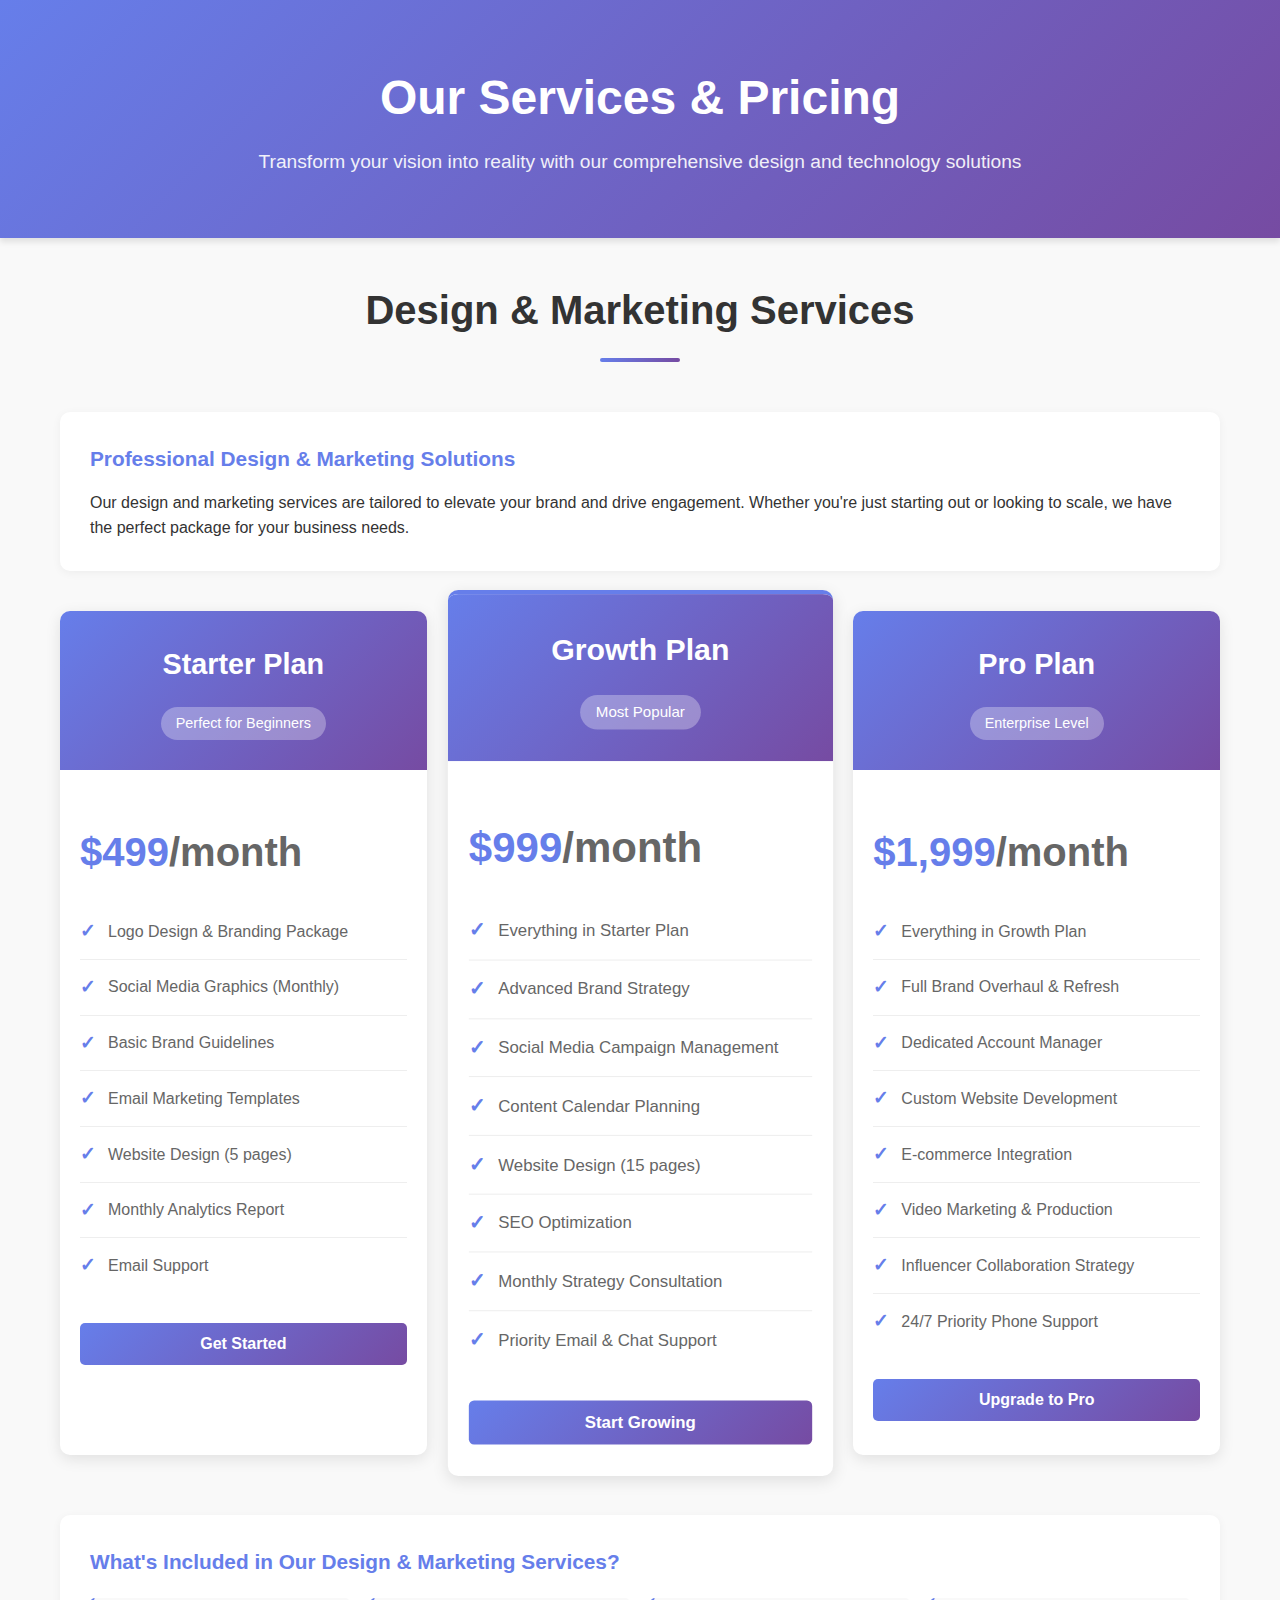
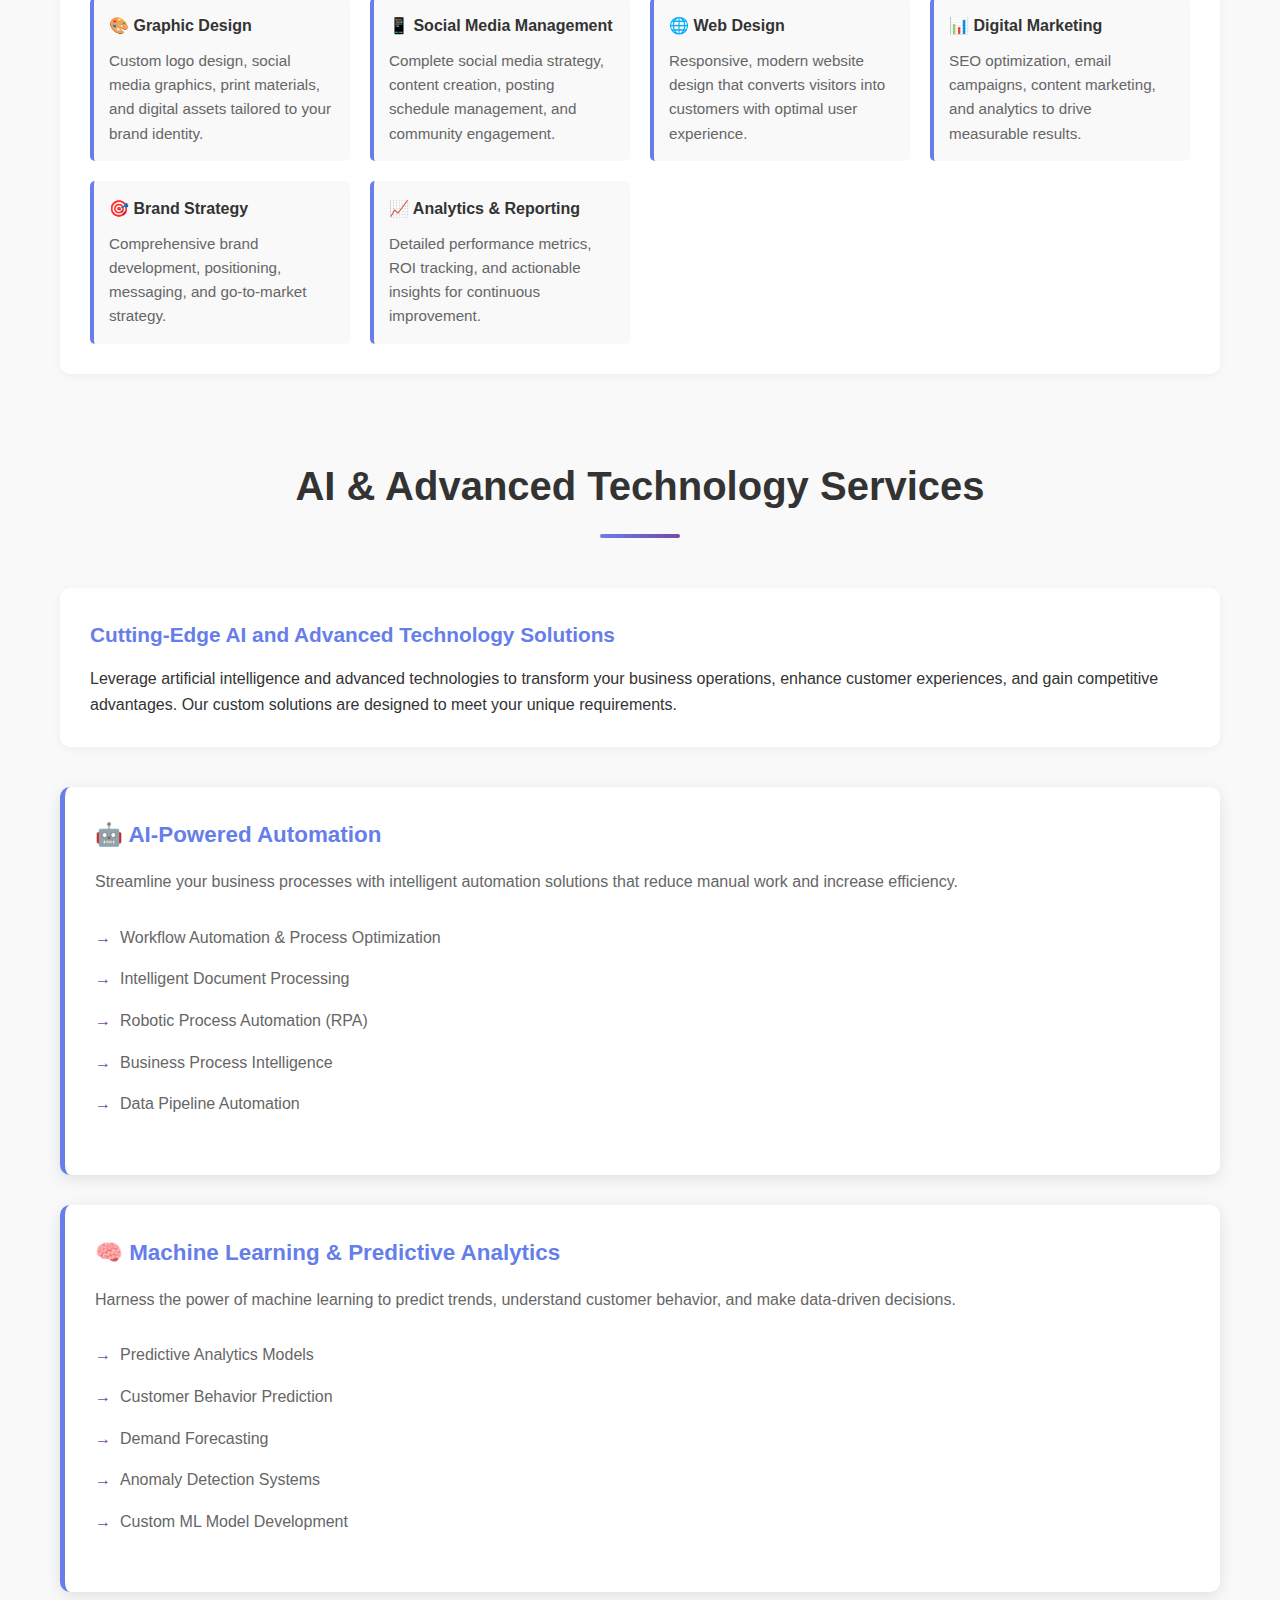
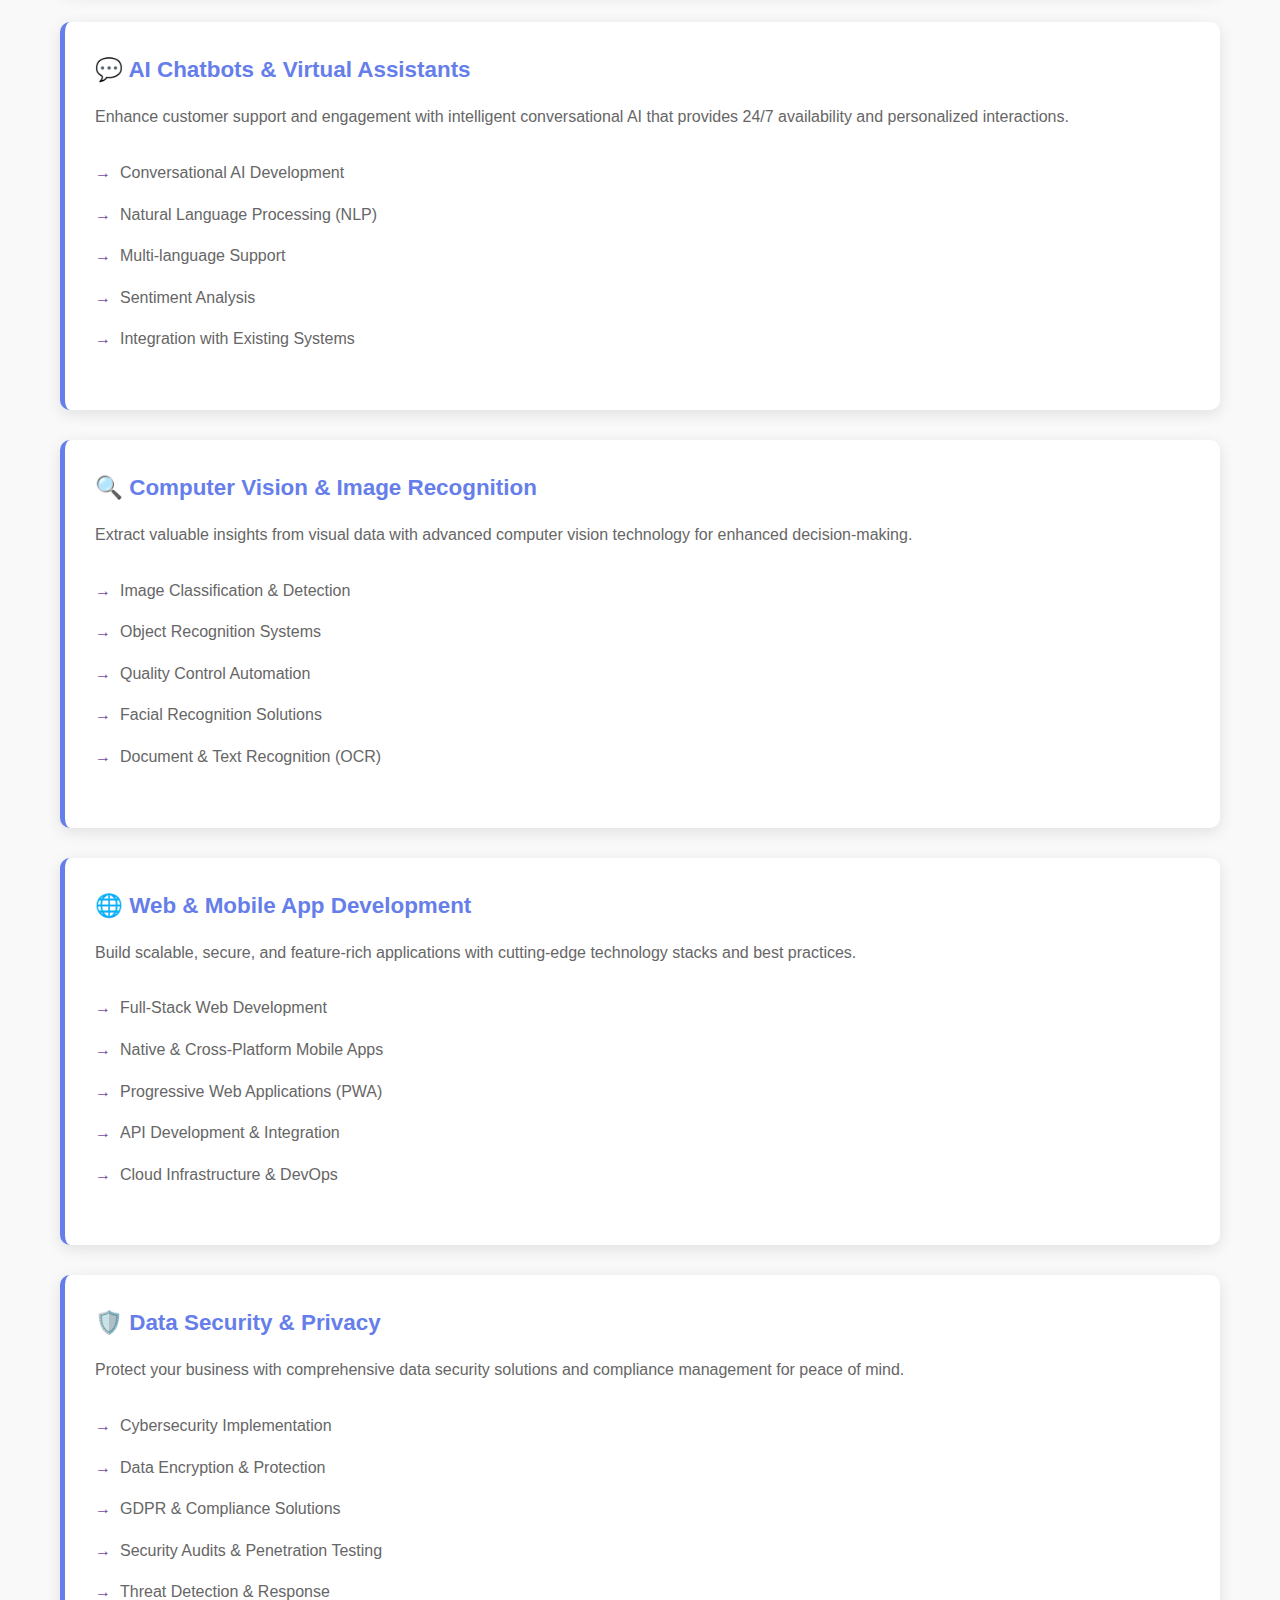
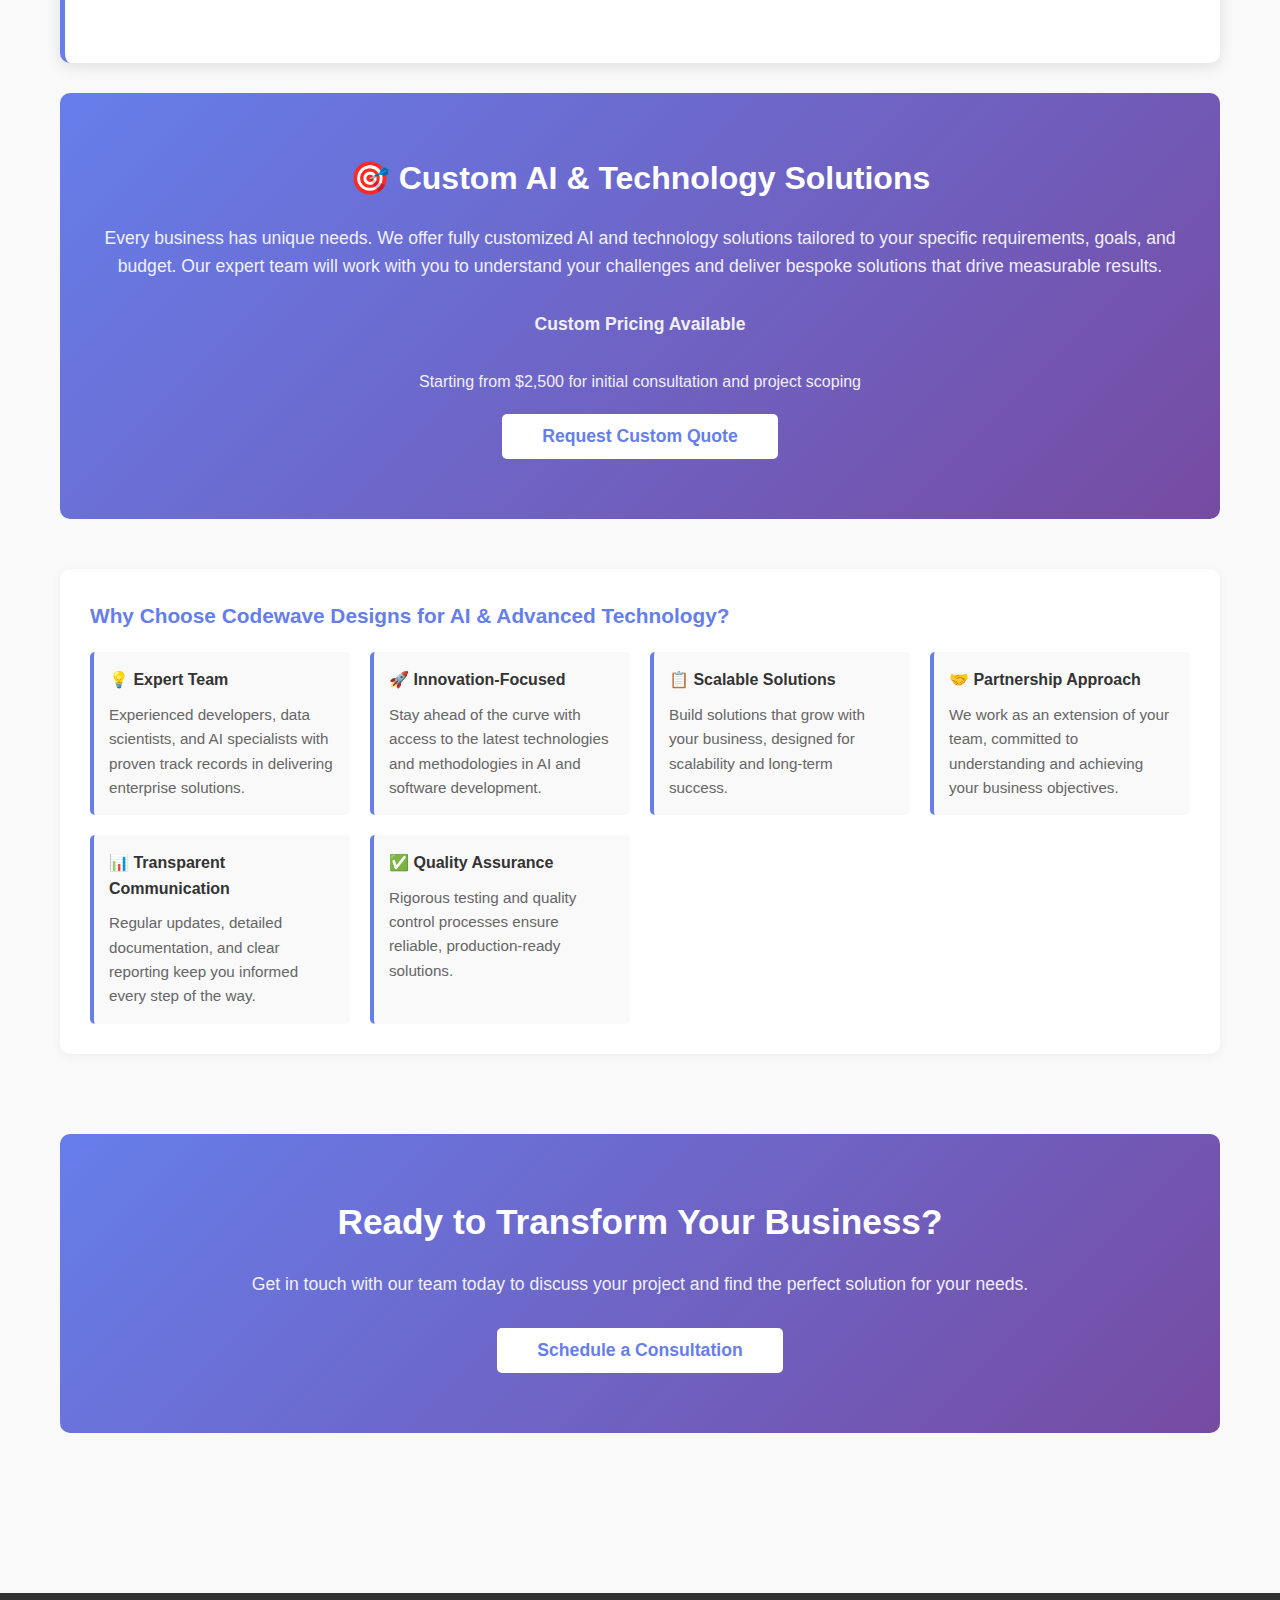
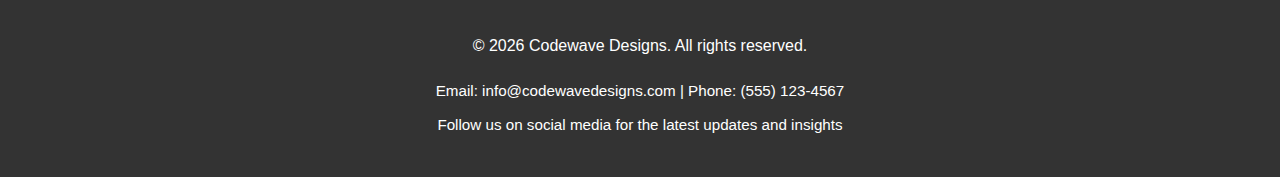
<file: services.html>
<!DOCTYPE html>
<html lang="en">
<head>
    <meta charset="UTF-8">
    <meta name="viewport" content="width=device-width, initial-scale=1.0">
    <title>Services & Pricing - Codewave Designs</title>
    <style>
        * {
            margin: 0;
            padding: 0;
            box-sizing: border-box;
        }

        body {
            font-family: 'Segoe UI', Tahoma, Geneva, Verdana, sans-serif;
            line-height: 1.6;
            color: #333;
            background-color: #f9f9f9;
        }

        header {
            background: linear-gradient(135deg, #667eea 0%, #764ba2 100%);
            color: white;
            padding: 60px 20px;
            text-align: center;
            box-shadow: 0 4px 6px rgba(0, 0, 0, 0.1);
        }

        header h1 {
            font-size: 3em;
            margin-bottom: 10px;
        }

        header p {
            font-size: 1.2em;
            opacity: 0.9;
        }

        .container {
            max-width: 1200px;
            margin: 0 auto;
            padding: 40px 20px;
        }

        .section-title {
            font-size: 2.5em;
            text-align: center;
            margin-bottom: 50px;
            color: #333;
            position: relative;
            padding-bottom: 20px;
        }

        .section-title::after {
            content: '';
            position: absolute;
            bottom: 0;
            left: 50%;
            transform: translateX(-50%);
            width: 80px;
            height: 4px;
            background: linear-gradient(90deg, #667eea, #764ba2);
            border-radius: 2px;
        }

        /* Services Section */
        .services-grid {
            display: grid;
            grid-template-columns: repeat(auto-fit, minmax(300px, 1fr));
            gap: 30px;
            margin-bottom: 80px;
        }

        .service-card {
            background: white;
            padding: 30px;
            border-radius: 10px;
            box-shadow: 0 4px 15px rgba(0, 0, 0, 0.1);
            transition: all 0.3s ease;
        }

        .service-card:hover {
            transform: translateY(-10px);
            box-shadow: 0 8px 25px rgba(102, 126, 234, 0.2);
        }

        .service-card h3 {
            color: #667eea;
            margin-bottom: 15px;
            font-size: 1.5em;
        }

        .service-card p {
            color: #666;
            line-height: 1.8;
        }

        /* Pricing Section */
        .pricing-section {
            margin-bottom: 80px;
        }

        .pricing-toggle {
            text-align: center;
            margin-bottom: 40px;
        }

        .pricing-grid {
            display: grid;
            grid-template-columns: repeat(auto-fit, minmax(320px, 1fr));
            gap: 30px;
            margin-bottom: 60px;
        }

        .pricing-card {
            background: white;
            border-radius: 10px;
            overflow: hidden;
            box-shadow: 0 4px 15px rgba(0, 0, 0, 0.1);
            transition: all 0.3s ease;
            display: flex;
            flex-direction: column;
        }

        .pricing-card:hover {
            transform: scale(1.05);
            box-shadow: 0 8px 30px rgba(102, 126, 234, 0.3);
        }

        .pricing-card.featured {
            border-top: 4px solid #667eea;
            transform: scale(1.05);
        }

        .pricing-header {
            background: linear-gradient(135deg, #667eea 0%, #764ba2 100%);
            color: white;
            padding: 30px 20px;
            text-align: center;
        }

        .pricing-header h3 {
            font-size: 1.8em;
            margin-bottom: 10px;
        }

        .badge {
            display: inline-block;
            background: rgba(255, 255, 255, 0.3);
            padding: 5px 15px;
            border-radius: 20px;
            font-size: 0.9em;
            margin-top: 10px;
        }

        .price {
            font-size: 2.5em;
            font-weight: bold;
            margin: 20px 0;
            color: #667eea;
        }

        .price-period {
            font-size: 1em;
            color: #666;
        }

        .pricing-body {
            padding: 30px 20px;
            flex-grow: 1;
        }

        .features-list {
            list-style: none;
            margin-bottom: 30px;
        }

        .features-list li {
            padding: 12px 0;
            border-bottom: 1px solid #eee;
            color: #666;
            display: flex;
            align-items: center;
        }

        .features-list li::before {
            content: '✓';
            color: #667eea;
            font-weight: bold;
            margin-right: 12px;
            font-size: 1.2em;
        }

        .features-list li:last-child {
            border-bottom: none;
        }

        .cta-button {
            display: inline-block;
            background: linear-gradient(135deg, #667eea 0%, #764ba2 100%);
            color: white;
            padding: 12px 30px;
            border: none;
            border-radius: 5px;
            font-size: 1em;
            cursor: pointer;
            transition: all 0.3s ease;
            text-align: center;
            text-decoration: none;
            width: 100%;
            font-weight: 600;
        }

        .cta-button:hover {
            transform: translateY(-2px);
            box-shadow: 0 6px 20px rgba(102, 126, 234, 0.4);
        }

        /* Custom Pricing Section */
        .custom-pricing {
            background: linear-gradient(135deg, #667eea 0%, #764ba2 100%);
            color: white;
            padding: 60px 40px;
            border-radius: 10px;
            text-align: center;
        }

        .custom-pricing h3 {
            font-size: 2em;
            margin-bottom: 20px;
        }

        .custom-pricing p {
            font-size: 1.1em;
            margin-bottom: 30px;
            opacity: 0.9;
        }

        .custom-pricing-button {
            background: white;
            color: #667eea;
            padding: 12px 40px;
            border: none;
            border-radius: 5px;
            font-size: 1.1em;
            cursor: pointer;
            font-weight: 600;
            transition: all 0.3s ease;
            display: inline-block;
            text-decoration: none;
        }

        .custom-pricing-button:hover {
            background: #f0f0f0;
            transform: translateY(-2px);
        }

        /* Design & Marketing Services */
        .design-marketing-services {
            margin-bottom: 80px;
        }

        .service-description {
            background: white;
            padding: 30px;
            border-radius: 10px;
            margin-bottom: 40px;
            box-shadow: 0 2px 10px rgba(0, 0, 0, 0.05);
        }

        .service-description h3 {
            color: #667eea;
            margin-bottom: 15px;
            font-size: 1.3em;
        }

        .service-features {
            display: grid;
            grid-template-columns: repeat(auto-fit, minmax(250px, 1fr));
            gap: 20px;
            margin-top: 20px;
        }

        .feature-item {
            padding: 15px;
            background: #f9f9f9;
            border-left: 4px solid #667eea;
            border-radius: 5px;
        }

        .feature-item h4 {
            color: #333;
            margin-bottom: 10px;
        }

        .feature-item p {
            color: #666;
            font-size: 0.95em;
        }

        /* AI Services Section */
        .ai-services {
            margin-bottom: 80px;
        }

        .ai-service-card {
            background: white;
            padding: 30px;
            border-radius: 10px;
            box-shadow: 0 4px 15px rgba(0, 0, 0, 0.1);
            margin-bottom: 30px;
            border-left: 5px solid #667eea;
        }

        .ai-service-card h3 {
            color: #667eea;
            margin-bottom: 15px;
            font-size: 1.4em;
        }

        .ai-service-card p {
            color: #666;
            line-height: 1.8;
            margin-bottom: 15px;
        }

        .capability-list {
            list-style: none;
            margin: 20px 0;
        }

        .capability-list li {
            padding: 8px 0;
            color: #666;
            padding-left: 25px;
            position: relative;
        }

        .capability-list li::before {
            content: '→';
            position: absolute;
            left: 0;
            color: #764ba2;
            font-weight: bold;
        }

        footer {
            background: #333;
            color: white;
            text-align: center;
            padding: 30px 20px;
            margin-top: 80px;
        }

        footer p {
            margin: 10px 0;
        }

        .contact-info {
            margin-top: 20px;
            font-size: 0.95em;
        }

        @media (max-width: 768px) {
            header h1 {
                font-size: 2em;
            }

            .section-title {
                font-size: 1.8em;
            }

            .pricing-card.featured {
                transform: scale(1);
            }

            .price {
                font-size: 2em;
            }

            .services-grid,
            .pricing-grid {
                grid-template-columns: 1fr;
            }
        }
    </style>
</head>
<body>
    <header>
        <h1>Our Services & Pricing</h1>
        <p>Transform your vision into reality with our comprehensive design and technology solutions</p>
    </header>

    <div class="container">
        <!-- Design & Marketing Services Section -->
        <section class="design-marketing-services">
            <h2 class="section-title">Design & Marketing Services</h2>
            
            <div class="service-description">
                <h3>Professional Design & Marketing Solutions</h3>
                <p>Our design and marketing services are tailored to elevate your brand and drive engagement. Whether you're just starting out or looking to scale, we have the perfect package for your business needs.</p>
            </div>

            <!-- Pricing Plans -->
            <div class="pricing-grid">
                <!-- Starter Plan -->
                <div class="pricing-card">
                    <div class="pricing-header">
                        <h3>Starter Plan</h3>
                        <span class="badge">Perfect for Beginners</span>
                    </div>
                    <div class="pricing-body">
                        <div class="price">
                            $499<span class="price-period">/month</span>
                        </div>
                        <ul class="features-list">
                            <li>Logo Design & Branding Package</li>
                            <li>Social Media Graphics (Monthly)</li>
                            <li>Basic Brand Guidelines</li>
                            <li>Email Marketing Templates</li>
                            <li>Website Design (5 pages)</li>
                            <li>Monthly Analytics Report</li>
                            <li>Email Support</li>
                        </ul>
                        <button class="cta-button">Get Started</button>
                    </div>
                </div>

                <!-- Growth Plan -->
                <div class="pricing-card featured">
                    <div class="pricing-header">
                        <h3>Growth Plan</h3>
                        <span class="badge">Most Popular</span>
                    </div>
                    <div class="pricing-body">
                        <div class="price">
                            $999<span class="price-period">/month</span>
                        </div>
                        <ul class="features-list">
                            <li>Everything in Starter Plan</li>
                            <li>Advanced Brand Strategy</li>
                            <li>Social Media Campaign Management</li>
                            <li>Content Calendar Planning</li>
                            <li>Website Design (15 pages)</li>
                            <li>SEO Optimization</li>
                            <li>Monthly Strategy Consultation</li>
                            <li>Priority Email & Chat Support</li>
                        </ul>
                        <button class="cta-button">Start Growing</button>
                    </div>
                </div>

                <!-- Pro Plan -->
                <div class="pricing-card">
                    <div class="pricing-header">
                        <h3>Pro Plan</h3>
                        <span class="badge">Enterprise Level</span>
                    </div>
                    <div class="pricing-body">
                        <div class="price">
                            $1,999<span class="price-period">/month</span>
                        </div>
                        <ul class="features-list">
                            <li>Everything in Growth Plan</li>
                            <li>Full Brand Overhaul & Refresh</li>
                            <li>Dedicated Account Manager</li>
                            <li>Custom Website Development</li>
                            <li>E-commerce Integration</li>
                            <li>Video Marketing & Production</li>
                            <li>Influencer Collaboration Strategy</li>
                            <li>24/7 Priority Phone Support</li>
                        </ul>
                        <button class="cta-button">Upgrade to Pro</button>
                    </div>
                </div>
            </div>

            <!-- Service Features -->
            <div class="service-description" style="margin-top: 50px;">
                <h3>What's Included in Our Design & Marketing Services?</h3>
                <div class="service-features">
                    <div class="feature-item">
                        <h4>🎨 Graphic Design</h4>
                        <p>Custom logo design, social media graphics, print materials, and digital assets tailored to your brand identity.</p>
                    </div>
                    <div class="feature-item">
                        <h4>📱 Social Media Management</h4>
                        <p>Complete social media strategy, content creation, posting schedule management, and community engagement.</p>
                    </div>
                    <div class="feature-item">
                        <h4>🌐 Web Design</h4>
                        <p>Responsive, modern website design that converts visitors into customers with optimal user experience.</p>
                    </div>
                    <div class="feature-item">
                        <h4>📊 Digital Marketing</h4>
                        <p>SEO optimization, email campaigns, content marketing, and analytics to drive measurable results.</p>
                    </div>
                    <div class="feature-item">
                        <h4>🎯 Brand Strategy</h4>
                        <p>Comprehensive brand development, positioning, messaging, and go-to-market strategy.</p>
                    </div>
                    <div class="feature-item">
                        <h4>📈 Analytics & Reporting</h4>
                        <p>Detailed performance metrics, ROI tracking, and actionable insights for continuous improvement.</p>
                    </div>
                </div>
            </div>
        </section>

        <!-- AI & Advanced Technology Services Section -->
        <section class="ai-services">
            <h2 class="section-title">AI & Advanced Technology Services</h2>

            <div class="service-description">
                <h3>Cutting-Edge AI and Advanced Technology Solutions</h3>
                <p>Leverage artificial intelligence and advanced technologies to transform your business operations, enhance customer experiences, and gain competitive advantages. Our custom solutions are designed to meet your unique requirements.</p>
            </div>

            <!-- AI Service Cards -->
            <div class="ai-service-card">
                <h3>🤖 AI-Powered Automation</h3>
                <p>Streamline your business processes with intelligent automation solutions that reduce manual work and increase efficiency.</p>
                <ul class="capability-list">
                    <li>Workflow Automation & Process Optimization</li>
                    <li>Intelligent Document Processing</li>
                    <li>Robotic Process Automation (RPA)</li>
                    <li>Business Process Intelligence</li>
                    <li>Data Pipeline Automation</li>
                </ul>
            </div>

            <div class="ai-service-card">
                <h3>🧠 Machine Learning & Predictive Analytics</h3>
                <p>Harness the power of machine learning to predict trends, understand customer behavior, and make data-driven decisions.</p>
                <ul class="capability-list">
                    <li>Predictive Analytics Models</li>
                    <li>Customer Behavior Prediction</li>
                    <li>Demand Forecasting</li>
                    <li>Anomaly Detection Systems</li>
                    <li>Custom ML Model Development</li>
                </ul>
            </div>

            <div class="ai-service-card">
                <h3>💬 AI Chatbots & Virtual Assistants</h3>
                <p>Enhance customer support and engagement with intelligent conversational AI that provides 24/7 availability and personalized interactions.</p>
                <ul class="capability-list">
                    <li>Conversational AI Development</li>
                    <li>Natural Language Processing (NLP)</li>
                    <li>Multi-language Support</li>
                    <li>Sentiment Analysis</li>
                    <li>Integration with Existing Systems</li>
                </ul>
            </div>

            <div class="ai-service-card">
                <h3>🔍 Computer Vision & Image Recognition</h3>
                <p>Extract valuable insights from visual data with advanced computer vision technology for enhanced decision-making.</p>
                <ul class="capability-list">
                    <li>Image Classification & Detection</li>
                    <li>Object Recognition Systems</li>
                    <li>Quality Control Automation</li>
                    <li>Facial Recognition Solutions</li>
                    <li>Document & Text Recognition (OCR)</li>
                </ul>
            </div>

            <div class="ai-service-card">
                <h3>🌐 Web & Mobile App Development</h3>
                <p>Build scalable, secure, and feature-rich applications with cutting-edge technology stacks and best practices.</p>
                <ul class="capability-list">
                    <li>Full-Stack Web Development</li>
                    <li>Native & Cross-Platform Mobile Apps</li>
                    <li>Progressive Web Applications (PWA)</li>
                    <li>API Development & Integration</li>
                    <li>Cloud Infrastructure & DevOps</li>
                </ul>
            </div>

            <div class="ai-service-card">
                <h3>🛡️ Data Security & Privacy</h3>
                <p>Protect your business with comprehensive data security solutions and compliance management for peace of mind.</p>
                <ul class="capability-list">
                    <li>Cybersecurity Implementation</li>
                    <li>Data Encryption & Protection</li>
                    <li>GDPR & Compliance Solutions</li>
                    <li>Security Audits & Penetration Testing</li>
                    <li>Threat Detection & Response</li>
                </ul>
            </div>

            <!-- Custom Pricing Section -->
            <div class="custom-pricing">
                <h3>🎯 Custom AI & Technology Solutions</h3>
                <p>Every business has unique needs. We offer fully customized AI and technology solutions tailored to your specific requirements, goals, and budget. Our expert team will work with you to understand your challenges and deliver bespoke solutions that drive measurable results.</p>
                <div style="margin-top: 30px;">
                    <p><strong>Custom Pricing Available</strong></p>
                    <p style="font-size: 1em; margin: 20px 0;">Starting from $2,500 for initial consultation and project scoping</p>
                    <button class="custom-pricing-button">Request Custom Quote</button>
                </div>
            </div>

            <!-- Additional Information -->
            <div class="service-description" style="margin-top: 50px;">
                <h3>Why Choose Codewave Designs for AI & Advanced Technology?</h3>
                <div class="service-features">
                    <div class="feature-item">
                        <h4>💡 Expert Team</h4>
                        <p>Experienced developers, data scientists, and AI specialists with proven track records in delivering enterprise solutions.</p>
                    </div>
                    <div class="feature-item">
                        <h4>🚀 Innovation-Focused</h4>
                        <p>Stay ahead of the curve with access to the latest technologies and methodologies in AI and software development.</p>
                    </div>
                    <div class="feature-item">
                        <h4>📋 Scalable Solutions</h4>
                        <p>Build solutions that grow with your business, designed for scalability and long-term success.</p>
                    </div>
                    <div class="feature-item">
                        <h4>🤝 Partnership Approach</h4>
                        <p>We work as an extension of your team, committed to understanding and achieving your business objectives.</p>
                    </div>
                    <div class="feature-item">
                        <h4>📊 Transparent Communication</h4>
                        <p>Regular updates, detailed documentation, and clear reporting keep you informed every step of the way.</p>
                    </div>
                    <div class="feature-item">
                        <h4>✅ Quality Assurance</h4>
                        <p>Rigorous testing and quality control processes ensure reliable, production-ready solutions.</p>
                    </div>
                </div>
            </div>
        </section>

        <!-- General CTA Section -->
        <section style="text-align: center; padding: 60px 20px; background: linear-gradient(135deg, #667eea 0%, #764ba2 100%); border-radius: 10px; color: white; margin-bottom: 40px;">
            <h2 style="font-size: 2.2em; margin-bottom: 20px;">Ready to Transform Your Business?</h2>
            <p style="font-size: 1.1em; margin-bottom: 30px; opacity: 0.9;">Get in touch with our team today to discuss your project and find the perfect solution for your needs.</p>
            <button class="custom-pricing-button">Schedule a Consultation</button>
        </section>
    </div>

    <footer>
        <p>&copy; 2026 Codewave Designs. All rights reserved.</p>
        <div class="contact-info">
            <p>Email: info@codewavedesigns.com | Phone: (555) 123-4567</p>
            <p>Follow us on social media for the latest updates and insights</p>
        </div>
    </footer>
</body>
</html>
</file>
<file: css/styles.css>
/* ============================================
   CODEWAVE DESIGNS - Modern Responsive Styles
   ============================================ */

:root {
  /* Color Palette - Electric Blue & Purple Gradients */
  --primary-blue: #00d9ff;
  --primary-purple: #d700ff;
  --dark-bg: #0a0e27;
  --darker-bg: #050810;
  --accent-blue: #0099cc;
  --accent-purple: #9900ff;
  --light-gray: #e0e0e0;
  --medium-gray: #808080;
  --dark-gray: #2a2a3e;
  
  /* Gradients */
  --gradient-primary: linear-gradient(135deg, var(--primary-blue) 0%, var(--primary-purple) 100%);
  --gradient-secondary: linear-gradient(135deg, var(--accent-blue) 0%, var(--accent-purple) 100%);
  --gradient-light: linear-gradient(135deg, rgba(0, 217, 255, 0.1) 0%, rgba(215, 0, 255, 0.1) 100%);
  
  /* Typography */
  --font-primary: 'Segoe UI', Tahoma, Geneva, Verdana, sans-serif;
  --font-mono: 'Courier New', monospace;
  --font-size-base: 16px;
  --font-size-sm: 14px;
  --font-size-lg: 20px;
  --font-size-xl: 28px;
  --font-size-xxl: 36px;
  
  /* Spacing */
  --spacing-xs: 4px;
  --spacing-sm: 8px;
  --spacing-md: 16px;
  --spacing-lg: 24px;
  --spacing-xl: 32px;
  --spacing-xxl: 48px;
  
  /* Border Radius */
  --radius-sm: 4px;
  --radius-md: 8px;
  --radius-lg: 12px;
  --radius-xl: 16px;
  --radius-full: 9999px;
  
  /* Transitions */
  --transition-fast: 150ms ease-in-out;
  --transition-normal: 300ms ease-in-out;
  --transition-slow: 500ms ease-in-out;
  
  /* Shadows */
  --shadow-sm: 0 2px 4px rgba(0, 217, 255, 0.1);
  --shadow-md: 0 8px 16px rgba(0, 217, 255, 0.15);
  --shadow-lg: 0 16px 32px rgba(0, 217, 255, 0.2);
  --shadow-glow: 0 0 20px rgba(0, 217, 255, 0.3);
}

/* ============================================
   RESET & BASE STYLES
   ============================================ */

* {
  margin: 0;
  padding: 0;
  box-sizing: border-box;
}

html {
  scroll-behavior: smooth;
  font-size: var(--font-size-base);
}

body {
  font-family: var(--font-primary);
  background: linear-gradient(135deg, var(--dark-bg) 0%, var(--darker-bg) 100%);
  color: var(--light-gray);
  line-height: 1.6;
  overflow-x: hidden;
}

/* ============================================
   TYPOGRAPHY
   ============================================ */

h1, h2, h3, h4, h5, h6 {
  font-weight: 700;
  line-height: 1.2;
  margin-bottom: var(--spacing-md);
  background: var(--gradient-primary);
  background-clip: text;
  -webkit-background-clip: text;
  -webkit-text-fill-color: transparent;
}

h1 {
  font-size: var(--font-size-xxl);
  font-size: clamp(28px, 8vw, 48px);
  margin-bottom: var(--spacing-lg);
}

h2 {
  font-size: var(--font-size-xl);
  font-size: clamp(24px, 6vw, 36px);
  margin-bottom: var(--spacing-md);
}

h3 {
  font-size: var(--font-size-lg);
  margin-bottom: var(--spacing-md);
}

p {
  margin-bottom: var(--spacing-md);
  color: rgba(224, 224, 224, 0.9);
  font-size: clamp(14px, 2.5vw, 18px);
}

a {
  color: var(--primary-blue);
  text-decoration: none;
  transition: all var(--transition-fast);
  position: relative;
}

a:hover {
  color: var(--primary-purple);
  text-shadow: 0 0 10px rgba(215, 0, 255, 0.5);
}

code {
  font-family: var(--font-mono);
  background: rgba(0, 217, 255, 0.1);
  padding: var(--spacing-xs) var(--spacing-sm);
  border-radius: var(--radius-sm);
  color: var(--primary-blue);
}

pre {
  background: rgba(10, 14, 39, 0.8);
  padding: var(--spacing-lg);
  border-radius: var(--radius-lg);
  overflow-x: auto;
  margin-bottom: var(--spacing-lg);
  border: 1px solid rgba(0, 217, 255, 0.2);
}

pre code {
  background: none;
  padding: 0;
  color: var(--primary-blue);
}

/* ============================================
   BUTTONS & INTERACTIVE ELEMENTS
   ============================================ */

button, .btn {
  display: inline-flex;
  align-items: center;
  justify-content: center;
  padding: var(--spacing-sm) var(--spacing-lg);
  font-size: var(--font-size-base);
  font-weight: 600;
  border: none;
  border-radius: var(--radius-md);
  cursor: pointer;
  transition: all var(--transition-normal);
  font-family: var(--font-primary);
  position: relative;
  overflow: hidden;
}

.btn-primary {
  background: var(--gradient-primary);
  color: var(--darker-bg);
  box-shadow: var(--shadow-md);
}

.btn-primary:hover {
  transform: translateY(-2px);
  box-shadow: var(--shadow-glow);
}

.btn-primary:active {
  transform: translateY(0);
}

.btn-secondary {
  background: transparent;
  color: var(--primary-blue);
  border: 2px solid var(--primary-blue);
}

.btn-secondary:hover {
  background: rgba(0, 217, 255, 0.1);
  box-shadow: var(--shadow-md);
  transform: translateY(-2px);
}

.btn-outline {
  background: transparent;
  color: var(--primary-purple);
  border: 2px solid var(--primary-purple);
}

.btn-outline:hover {
  background: rgba(215, 0, 255, 0.1);
  box-shadow: 0 0 20px rgba(215, 0, 255, 0.4);
}

button:disabled,
.btn:disabled {
  opacity: 0.5;
  cursor: not-allowed;
  transform: none !important;
}

/* ============================================
   FORMS & INPUTS
   ============================================ */

input, textarea, select {
  font-family: var(--font-primary);
  font-size: var(--font-size-base);
  padding: var(--spacing-sm) var(--spacing-md);
  border: 2px solid rgba(0, 217, 255, 0.3);
  border-radius: var(--radius-md);
  background: rgba(10, 14, 39, 0.8);
  color: var(--light-gray);
  transition: all var(--transition-normal);
}

input:focus, 
textarea:focus,
select:focus {
  outline: none;
  border-color: var(--primary-blue);
  box-shadow: 0 0 15px rgba(0, 217, 255, 0.4);
}

input::placeholder {
  color: rgba(224, 224, 224, 0.5);
}

label {
  display: block;
  margin-bottom: var(--spacing-sm);
  font-weight: 600;
  color: var(--primary-blue);
}

/* ============================================
   CARDS & CONTAINERS
   ============================================ */

.card {
  background: linear-gradient(135deg, rgba(10, 14, 39, 0.9), rgba(42, 42, 62, 0.6));
  border: 1px solid rgba(0, 217, 255, 0.2);
  border-radius: var(--radius-lg);
  padding: var(--spacing-lg);
  transition: all var(--transition-normal);
  position: relative;
  overflow: hidden;
}

.card::before {
  content: '';
  position: absolute;
  top: 0;
  left: 0;
  right: 0;
  bottom: 0;
  background: var(--gradient-light);
  opacity: 0;
  transition: opacity var(--transition-normal);
  z-index: -1;
}

.card:hover {
  border-color: var(--primary-blue);
  box-shadow: var(--shadow-lg);
  transform: translateY(-4px);
}

.card:hover::before {
  opacity: 1;
}

.container {
  width: 100%;
  max-width: 1200px;
  margin: 0 auto;
  padding: 0 var(--spacing-lg);
}

.container-sm {
  max-width: 768px;
}

.container-lg {
  max-width: 1400px;
}

/* ============================================
   GRID LAYOUT
   ============================================ */

.grid {
  display: grid;
  gap: var(--spacing-lg);
}

.grid-2 {
  grid-template-columns: repeat(auto-fit, minmax(300px, 1fr));
}

.grid-3 {
  grid-template-columns: repeat(auto-fit, minmax(250px, 1fr));
}

.grid-4 {
  grid-template-columns: repeat(auto-fit, minmax(200px, 1fr));
}

@media (max-width: 768px) {
  .grid-3,
  .grid-4 {
    grid-template-columns: repeat(2, 1fr);
  }
}

@media (max-width: 480px) {
  .grid-2,
  .grid-3,
  .grid-4 {
    grid-template-columns: 1fr;
  }
}

/* ============================================
   FLEXBOX UTILITIES
   ============================================ */

.flex {
  display: flex;
}

.flex-center {
  display: flex;
  align-items: center;
  justify-content: center;
}

.flex-between {
  display: flex;
  align-items: center;
  justify-content: space-between;
}

.flex-col {
  flex-direction: column;
}

.flex-wrap {
  flex-wrap: wrap;
}

/* ============================================
   ANIMATIONS & EFFECTS
   ============================================ */

@keyframes fadeIn {
  from {
    opacity: 0;
  }
  to {
    opacity: 1;
  }
}

@keyframes slideInUp {
  from {
    opacity: 0;
    transform: translateY(30px);
  }
  to {
    opacity: 1;
    transform: translateY(0);
  }
}

@keyframes slideInDown {
  from {
    opacity: 0;
    transform: translateY(-30px);
  }
  to {
    opacity: 1;
    transform: translateY(0);
  }
}

@keyframes slideInLeft {
  from {
    opacity: 0;
    transform: translateX(-30px);
  }
  to {
    opacity: 1;
    transform: translateX(0);
  }
}

@keyframes slideInRight {
  from {
    opacity: 0;
    transform: translateX(30px);
  }
  to {
    opacity: 1;
    transform: translateX(0);
  }
}

@keyframes glow {
  0%, 100% {
    box-shadow: 0 0 10px rgba(0, 217, 255, 0.5);
  }
  50% {
    box-shadow: 0 0 20px rgba(215, 0, 255, 0.8);
  }
}

@keyframes pulse {
  0%, 100% {
    opacity: 1;
  }
  50% {
    opacity: 0.7;
  }
}

@keyframes rotate {
  from {
    transform: rotate(0deg);
  }
  to {
    transform: rotate(360deg);
  }
}

@keyframes float {
  0%, 100% {
    transform: translateY(0px);
  }
  50% {
    transform: translateY(-10px);
  }
}

.animate-fadeIn {
  animation: fadeIn var(--transition-normal);
}

.animate-slideInUp {
  animation: slideInUp var(--transition-normal);
}

.animate-slideInDown {
  animation: slideInDown var(--transition-normal);
}

.animate-slideInLeft {
  animation: slideInLeft var(--transition-normal);
}

.animate-slideInRight {
  animation: slideInRight var(--transition-normal);
}

.animate-glow {
  animation: glow 2s ease-in-out infinite;
}

.animate-pulse {
  animation: pulse 2s ease-in-out infinite;
}

.animate-spin {
  animation: rotate 1s linear infinite;
}

.animate-float {
  animation: float 3s ease-in-out infinite;
}

/* ============================================
   RESPONSIVE UTILITIES
   ============================================ */

.hide-mobile {
  display: none;
}

.hide-desktop {
  display: block;
}

@media (min-width: 768px) {
  .hide-mobile {
    display: block;
  }
  
  .hide-desktop {
    display: none;
  }
}

/* ============================================
   SPACING UTILITIES
   ============================================ */

.mt-1 { margin-top: var(--spacing-sm); }
.mt-2 { margin-top: var(--spacing-md); }
.mt-3 { margin-top: var(--spacing-lg); }
.mt-4 { margin-top: var(--spacing-xl); }

.mb-1 { margin-bottom: var(--spacing-sm); }
.mb-2 { margin-bottom: var(--spacing-md); }
.mb-3 { margin-bottom: var(--spacing-lg); }
.mb-4 { margin-bottom: var(--spacing-xl); }

.p-1 { padding: var(--spacing-sm); }
.p-2 { padding: var(--spacing-md); }
.p-3 { padding: var(--spacing-lg); }
.p-4 { padding: var(--spacing-xl); }

.px-2 { padding-left: var(--spacing-md); padding-right: var(--spacing-md); }
.py-2 { padding-top: var(--spacing-md); padding-bottom: var(--spacing-md); }

/* ============================================
   TEXT UTILITIES
   ============================================ */

.text-center {
  text-align: center;
}

.text-right {
  text-align: right;
}

.text-left {
  text-align: left;
}

.text-muted {
  color: rgba(224, 224, 224, 0.6);
}

.text-primary {
  color: var(--primary-blue);
}

.text-secondary {
  color: var(--primary-purple);
}

.text-bold {
  font-weight: 700;
}

.text-italic {
  font-style: italic;
}

.text-uppercase {
  text-transform: uppercase;
  letter-spacing: 1px;
}

.text-sm {
  font-size: var(--font-size-sm);
}

.text-lg {
  font-size: var(--font-size-lg);
}

/* ============================================
   RESPONSIVE DESIGN
   ============================================ */

@media (max-width: 1024px) {
  .container {
    padding: 0 var(--spacing-md);
  }
  
  h1 {
    font-size: clamp(24px, 6vw, 40px);
  }
}

@media (max-width: 768px) {
  :root {
    --font-size-base: 14px;
    --spacing-lg: 20px;
    --spacing-xl: 24px;
  }
  
  .container {
    padding: 0 var(--spacing-md);
  }
  
  h1 {
    font-size: clamp(24px, 7vw, 32px);
    margin-bottom: var(--spacing-md);
  }
  
  h2 {
    font-size: clamp(18px, 5vw, 28px);
  }
  
  p {
    font-size: clamp(12px, 2.2vw, 16px);
  }
}

@media (max-width: 480px) {
  :root {
    --font-size-base: 14px;
    --spacing-md: 12px;
    --spacing-lg: 16px;
    --spacing-xl: 20px;
  }
  
  .container {
    padding: 0 var(--spacing-md);
  }
  
  h1 {
    font-size: 24px;
  }
  
  h2 {
    font-size: 20px;
  }
  
  h3 {
    font-size: 18px;
  }
  
  button, .btn {
    padding: var(--spacing-sm) var(--spacing-md);
    font-size: var(--font-size-sm);
  }
  
  .grid-2 {
    grid-template-columns: 1fr;
  }
}

/* ============================================
   SCROLLBAR STYLING
   ============================================ */

::-webkit-scrollbar {
  width: 8px;
  height: 8px;
}

::-webkit-scrollbar-track {
  background: rgba(10, 14, 39, 0.5);
}

::-webkit-scrollbar-thumb {
  background: var(--primary-blue);
  border-radius: var(--radius-full);
}

::-webkit-scrollbar-thumb:hover {
  background: var(--primary-purple);
}

/* ============================================
   ACCESSIBILITY
   ============================================ */

@media (prefers-reduced-motion: reduce) {
  *,
  *::before,
  *::after {
    animation-duration: 0.01ms !important;
    animation-iteration-count: 1 !important;
    transition-duration: 0.01ms !important;
  }
}

@media (prefers-color-scheme: light) {
  :root {
    --dark-bg: #f5f5f5;
    --darker-bg: #ffffff;
    --light-gray: #333333;
    --medium-gray: #666666;
  }
  
  body {
    background: linear-gradient(135deg, var(--dark-bg) 0%, var(--darker-bg) 100%);
  }
}
</file>
